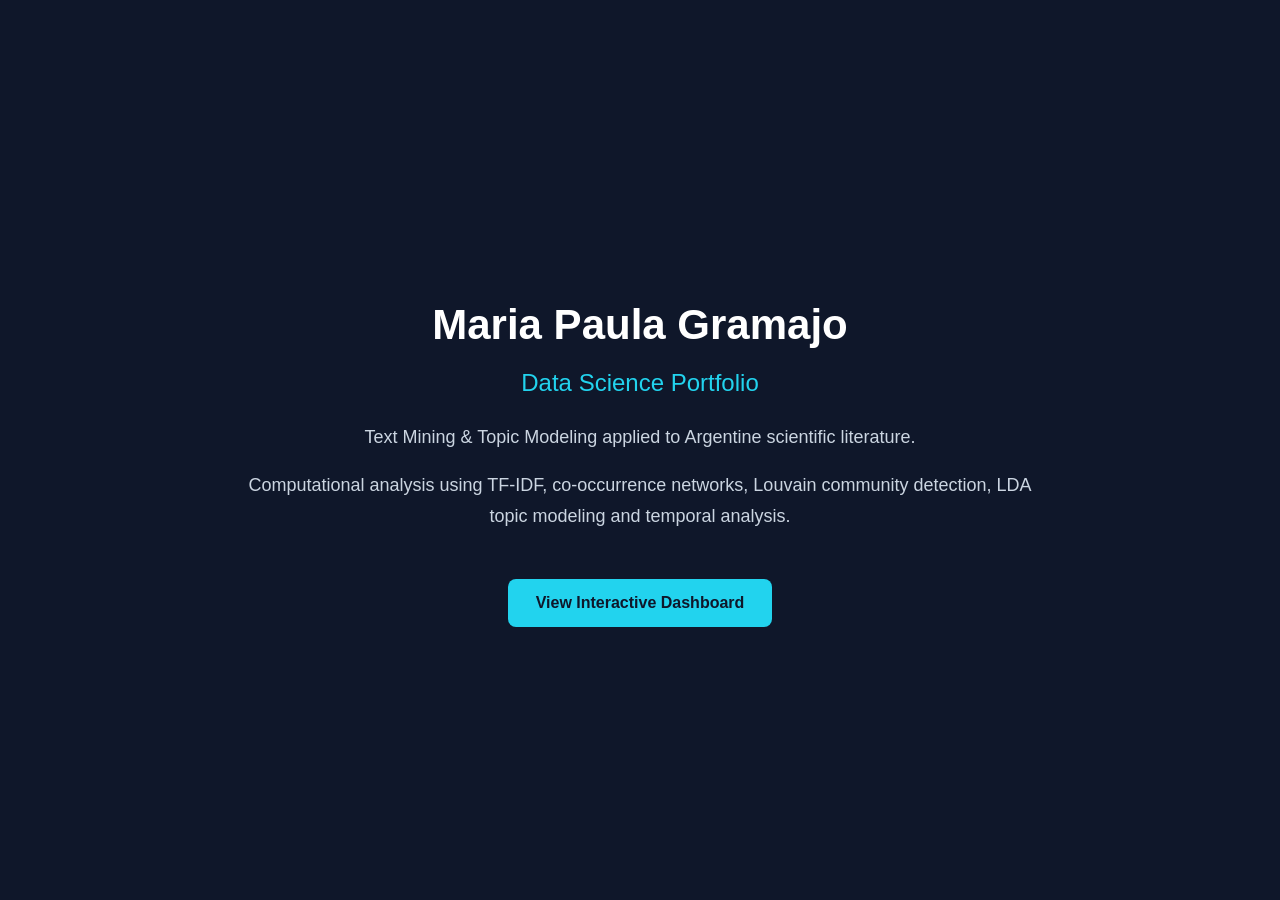
<file: index.html>
﻿<!DOCTYPE html>
<html lang="en">
<head>
  <meta charset="UTF-8">
  <meta name="viewport" content="width=device-width, initial-scale=1.0">
  <title>Maria Paula Gramajo | Data Science Portfolio</title>
  <style>
    body {
      margin: 0;
      min-height: 100vh;
      display: flex;
      align-items: center;
      justify-content: center;
      font-family: Arial, sans-serif;
      background: #0f172a;
      color: white;
      text-align: center;
    }

    .container {
      max-width: 800px;
      padding: 60px 30px;
    }

    h1 {
      font-size: 42px;
      margin-bottom: 15px;
    }

    h2 {
      font-weight: normal;
      color: #22d3ee;
      margin-bottom: 25px;
    }

    p {
      font-size: 18px;
      line-height: 1.7;
      color: #cbd5e1;
    }

    a {
      display: inline-block;
      margin-top: 30px;
      padding: 15px 28px;
      background: #22d3ee;
      color: #0f172a;
      text-decoration: none;
      border-radius: 8px;
      font-weight: bold;
    }

    a:hover {
      opacity: 0.85;
    }
  </style>
</head>

<body>

  <div class="container">

    <h1>Maria Paula Gramajo</h1>

    <h2>Data Science Portfolio</h2>

    <p>
      Text Mining & Topic Modeling applied to Argentine scientific literature.
    </p>

    <p>
      Computational analysis using TF-IDF, co-occurrence networks,
      Louvain community detection, LDA topic modeling and temporal analysis.
    </p>

    <a href="01-text-mining-topic-modeling/dashboard/dashboard.html">
      View Interactive Dashboard
    </a>

  </div>

</body>
</html>
</file>
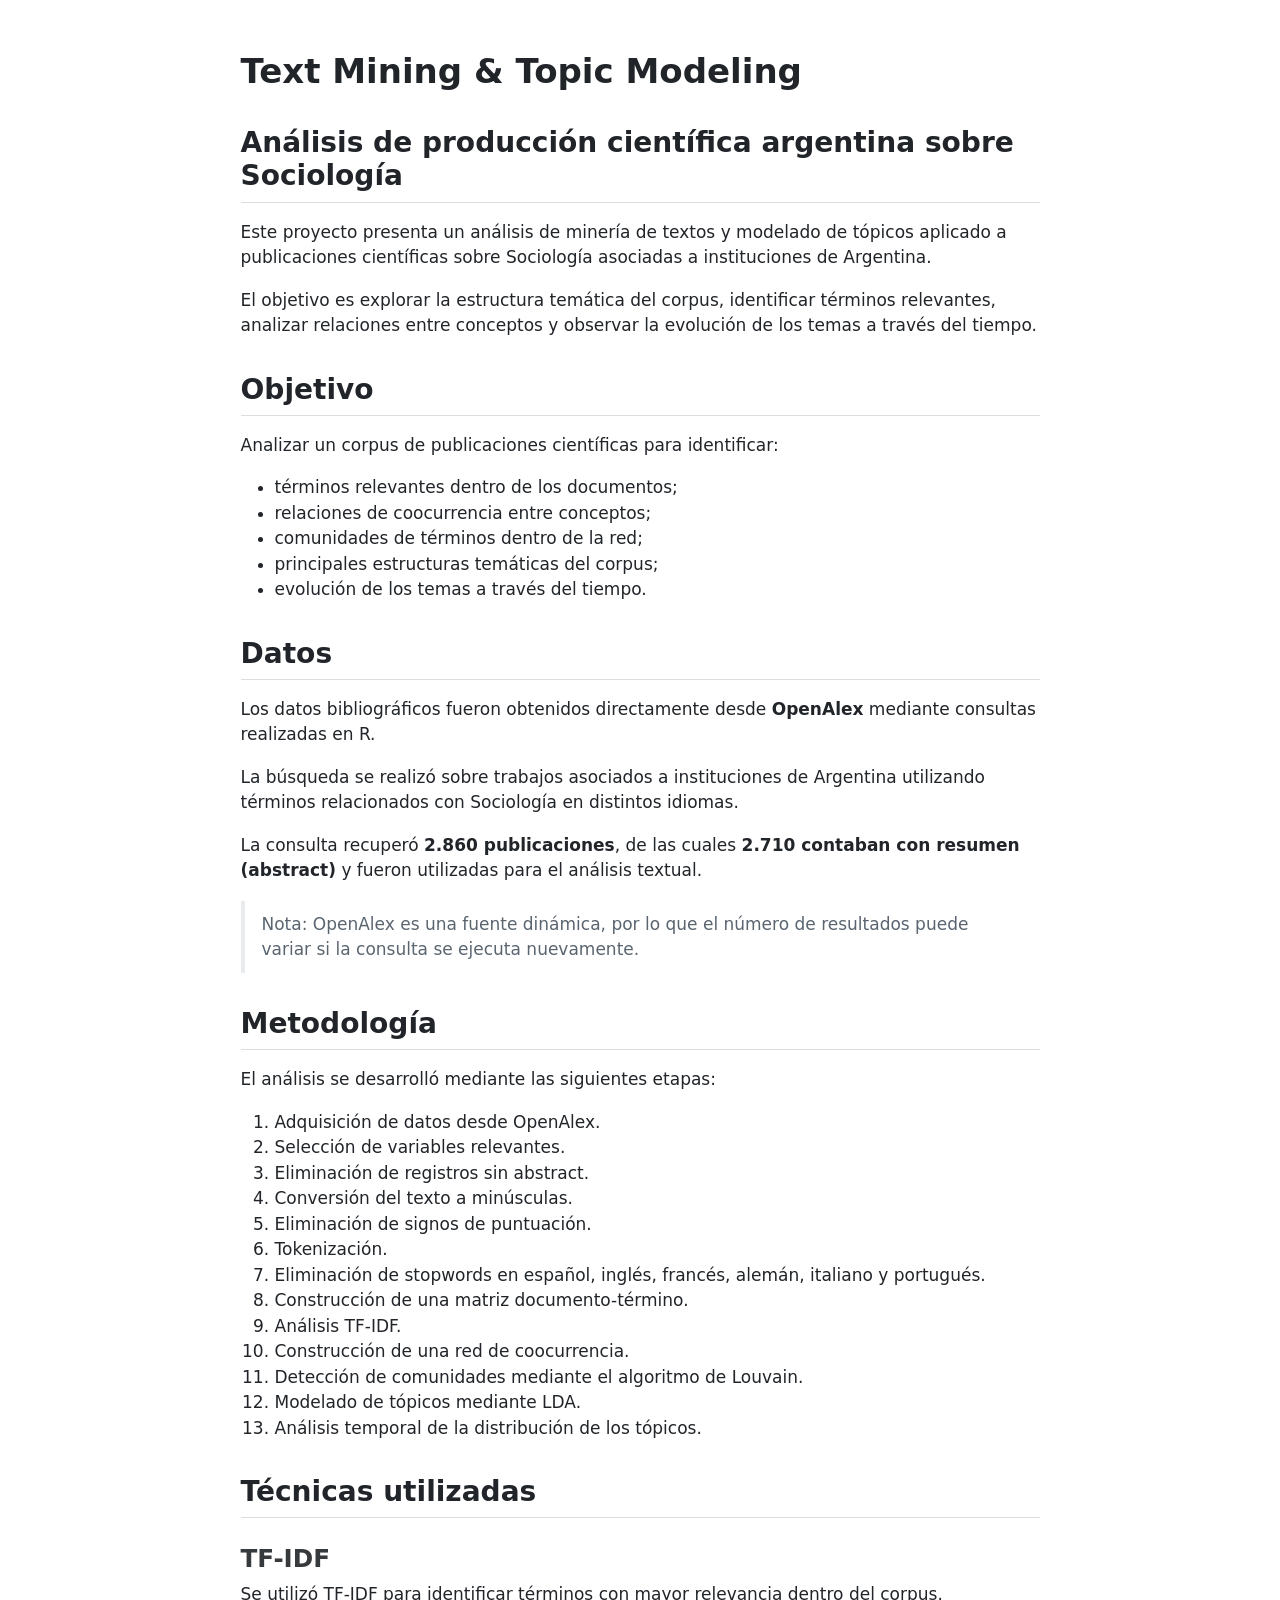
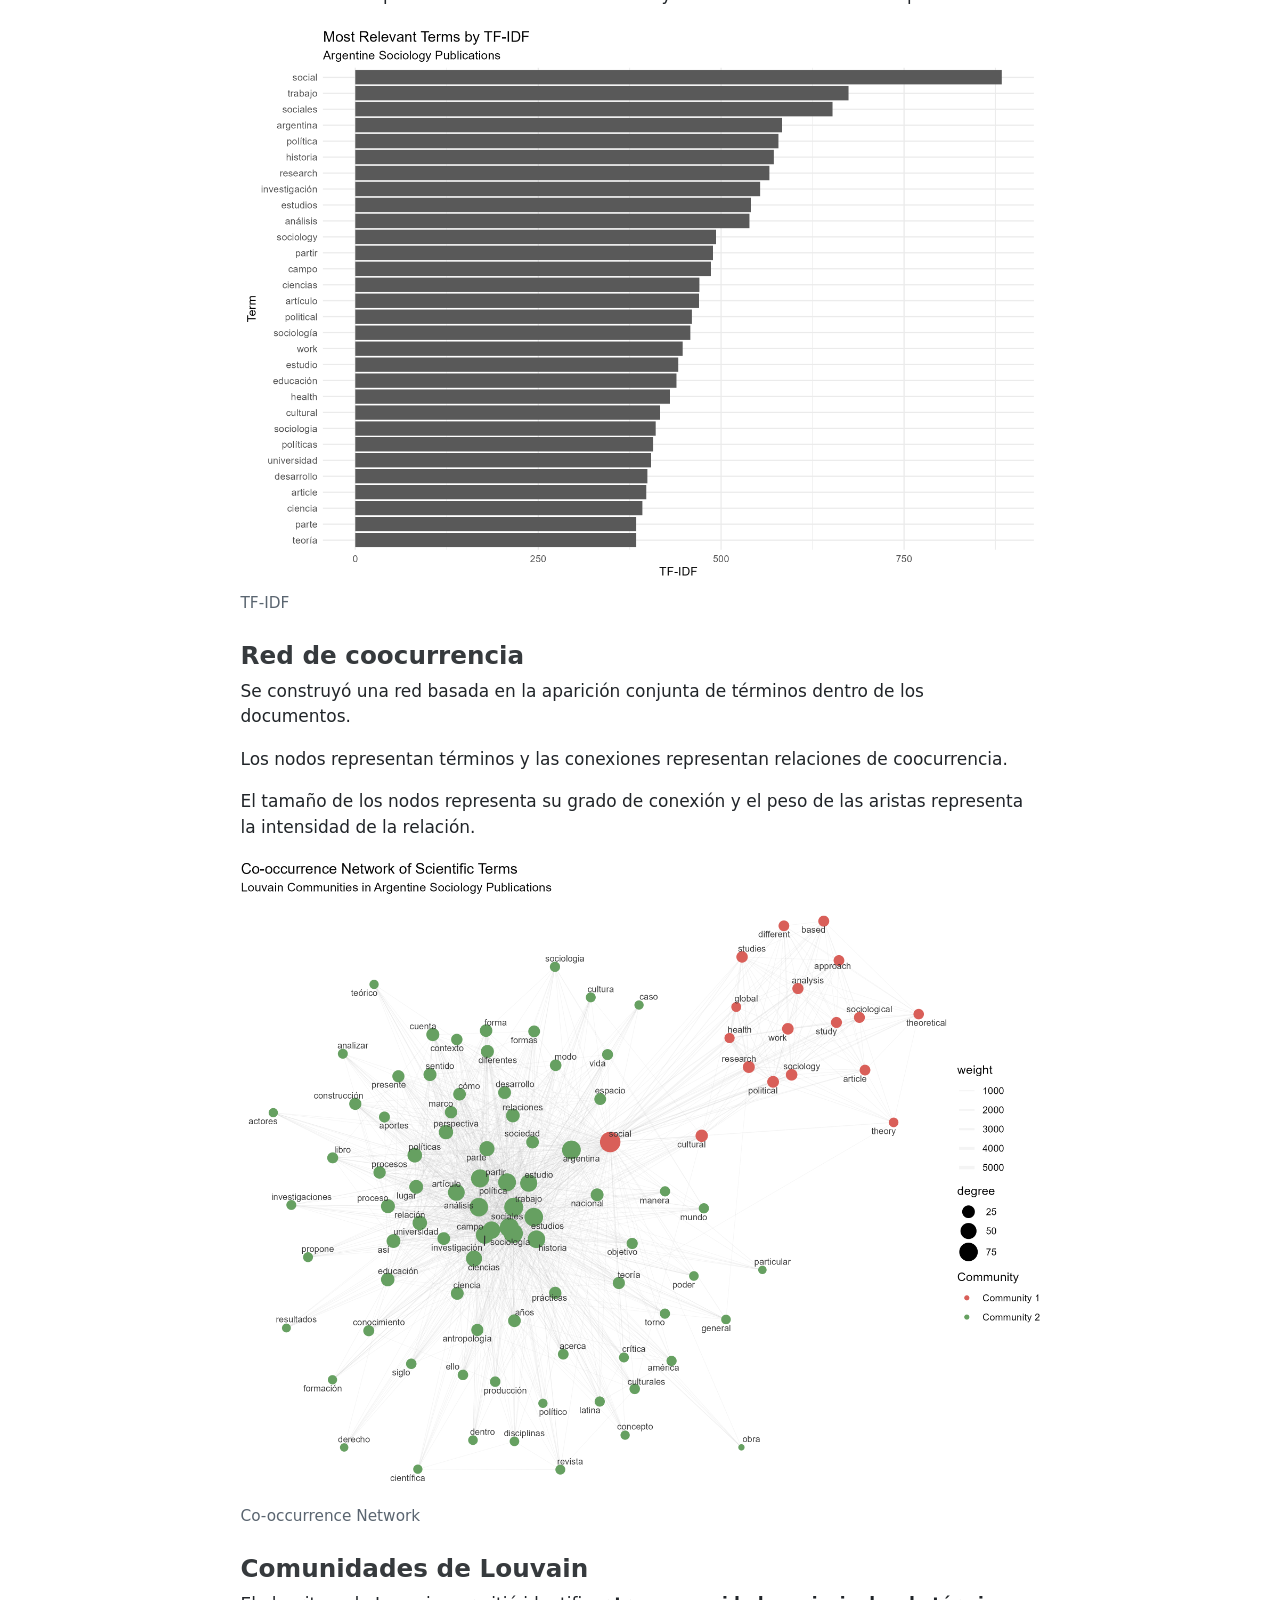
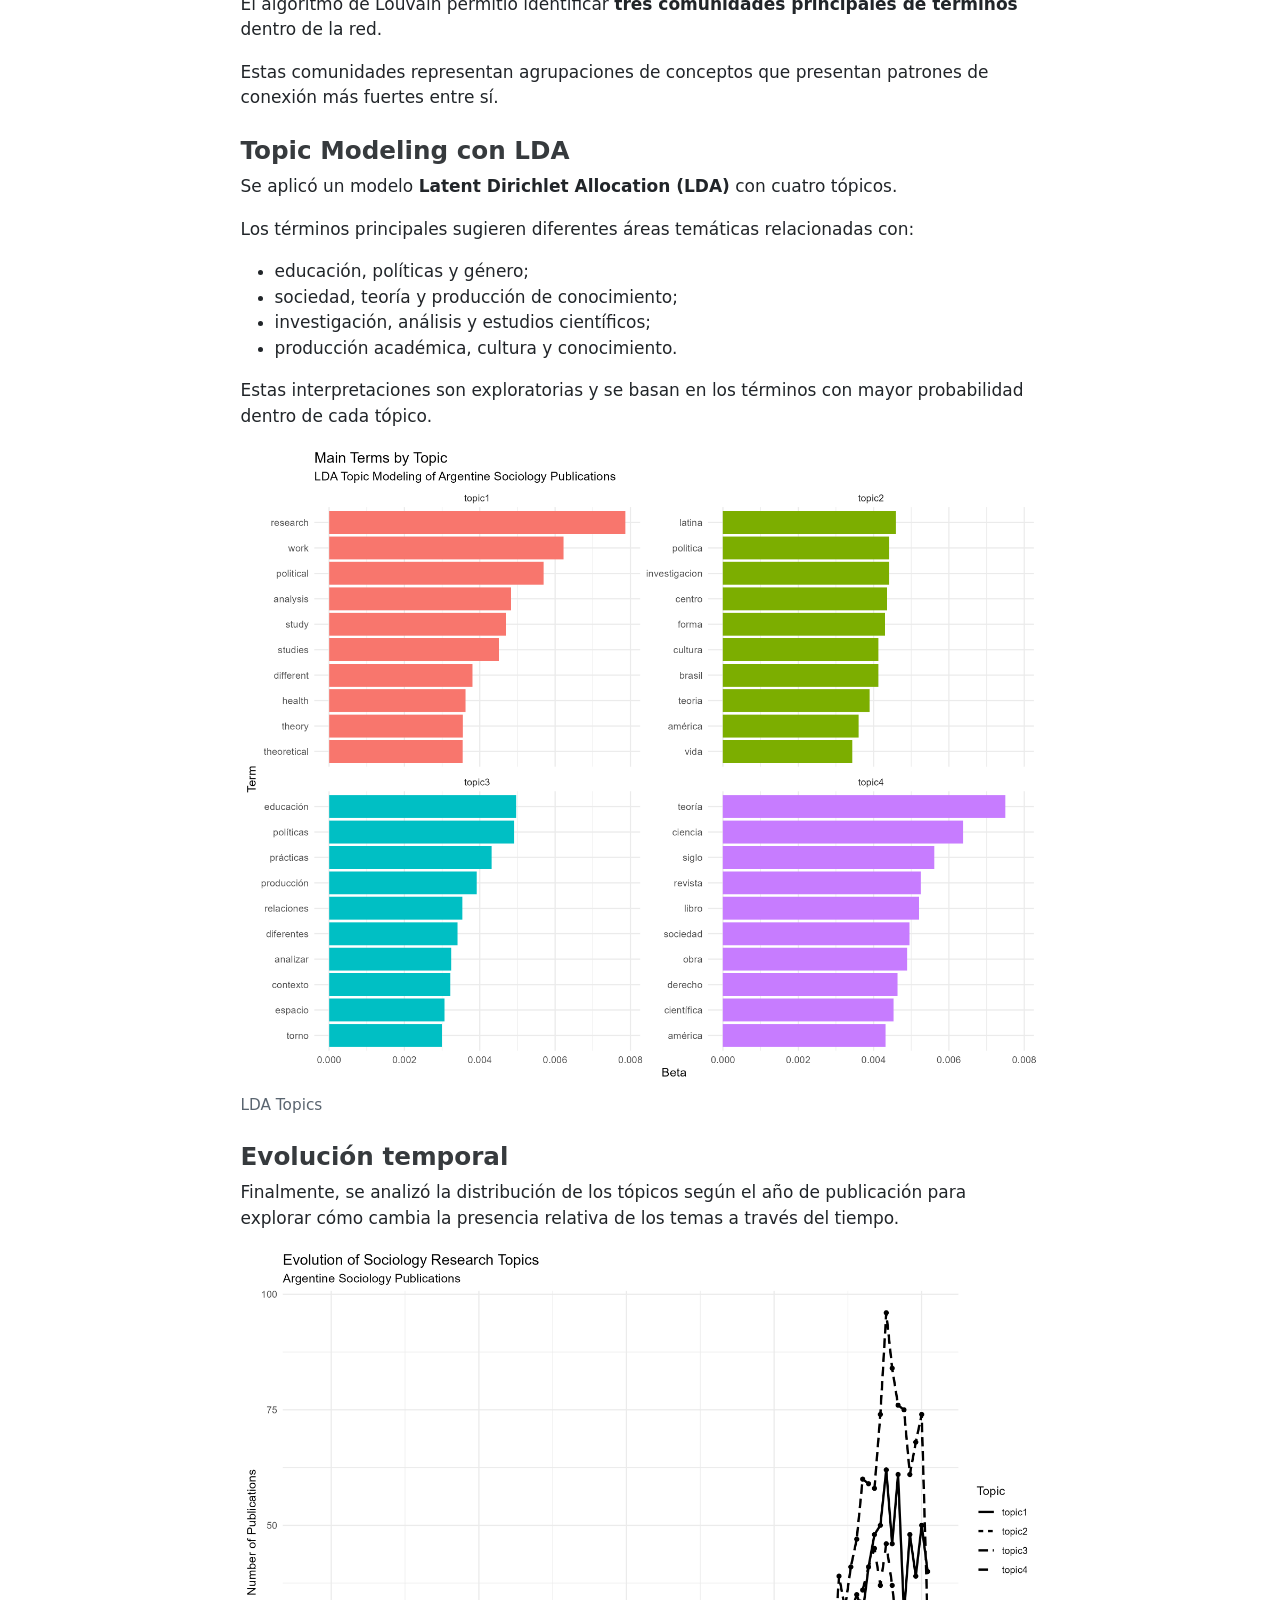
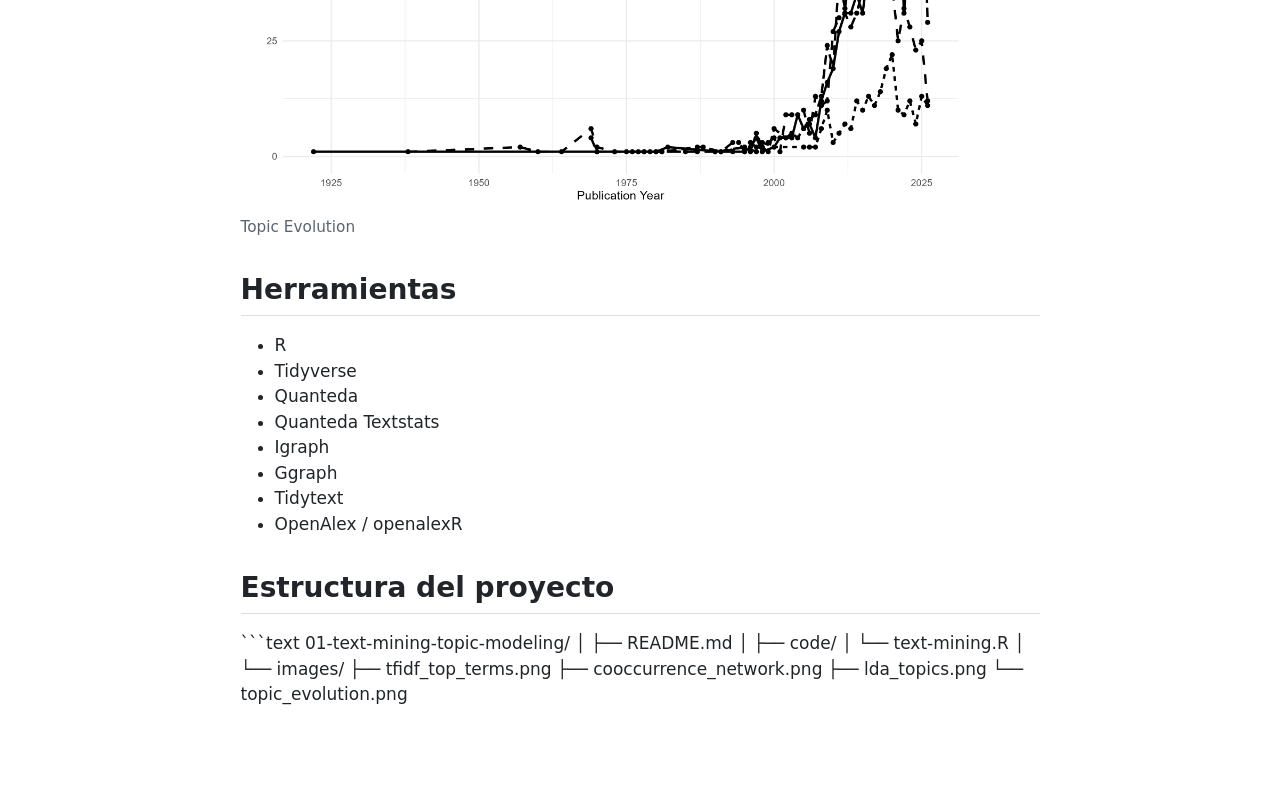
<file: 01-text-mining-topic-modeling/README.html>
<!DOCTYPE html>
<html xmlns="http://www.w3.org/1999/xhtml" lang="en" xml:lang="en"><head>

<meta charset="utf-8">
<meta name="generator" content="quarto-1.9.38">

<meta name="viewport" content="width=device-width, initial-scale=1.0, user-scalable=yes">


<title>readme</title>
<style>
/* Default styles provided by pandoc.
** See https://pandoc.org/MANUAL.html#variables-for-html for config info.
*/
code{white-space: pre-wrap;}
span.smallcaps{font-variant: small-caps;}
div.columns{display: flex; gap: min(4vw, 1.5em);}
div.column{flex: auto; overflow-x: auto;}
div.hanging-indent{margin-left: 1.5em; text-indent: -1.5em;}
ul.task-list{list-style: none;}
ul.task-list li input[type="checkbox"] {
  width: 0.8em;
  margin: 0 0.8em 0.2em -1em; /* quarto-specific, see https://github.com/quarto-dev/quarto-cli/issues/4556 */ 
  vertical-align: middle;
}
</style>


<script src="README_files/libs/clipboard/clipboard.min.js"></script>
<script src="README_files/libs/quarto-html/quarto.js" type="module"></script>
<script src="README_files/libs/quarto-html/tabsets/tabsets.js" type="module"></script>
<script src="README_files/libs/quarto-html/popper.min.js"></script>
<script src="README_files/libs/quarto-html/tippy.umd.min.js"></script>
<script src="README_files/libs/quarto-html/anchor.min.js"></script>
<link href="README_files/libs/quarto-html/tippy.css" rel="stylesheet">
<link href="README_files/libs/quarto-html/quarto-syntax-highlighting-15634bcf2e68342d4ad2dfa704d543f6.css" rel="stylesheet" id="quarto-text-highlighting-styles">
<script src="README_files/libs/bootstrap/bootstrap.min.js"></script>
<link href="README_files/libs/bootstrap/bootstrap-icons.css" rel="stylesheet">
<link href="README_files/libs/bootstrap/bootstrap-efbb37e9afcc02144ebbc7afd12a776f.min.css" rel="stylesheet" append-hash="true" id="quarto-bootstrap" data-mode="light">


</head>

<body class="fullcontent quarto-light">

<div id="quarto-content" class="page-columns page-rows-contents page-layout-article">

<main class="content" id="quarto-document-content">




<section id="text-mining-topic-modeling" class="level1">
<h1>Text Mining &amp; Topic Modeling</h1>
<section id="análisis-de-producción-científica-argentina-sobre-sociología" class="level2">
<h2 class="anchored" data-anchor-id="análisis-de-producción-científica-argentina-sobre-sociología">Análisis de producción científica argentina sobre Sociología</h2>
<p>Este proyecto presenta un análisis de minería de textos y modelado de tópicos aplicado a publicaciones científicas sobre Sociología asociadas a instituciones de Argentina.</p>
<p>El objetivo es explorar la estructura temática del corpus, identificar términos relevantes, analizar relaciones entre conceptos y observar la evolución de los temas a través del tiempo.</p>
</section>
<section id="objetivo" class="level2">
<h2 class="anchored" data-anchor-id="objetivo">Objetivo</h2>
<p>Analizar un corpus de publicaciones científicas para identificar:</p>
<ul>
<li>términos relevantes dentro de los documentos;</li>
<li>relaciones de coocurrencia entre conceptos;</li>
<li>comunidades de términos dentro de la red;</li>
<li>principales estructuras temáticas del corpus;</li>
<li>evolución de los temas a través del tiempo.</li>
</ul>
</section>
<section id="datos" class="level2">
<h2 class="anchored" data-anchor-id="datos">Datos</h2>
<p>Los datos bibliográficos fueron obtenidos directamente desde <strong>OpenAlex</strong> mediante consultas realizadas en R.</p>
<p>La búsqueda se realizó sobre trabajos asociados a instituciones de Argentina utilizando términos relacionados con Sociología en distintos idiomas.</p>
<p>La consulta recuperó <strong>2.860 publicaciones</strong>, de las cuales <strong>2.710 contaban con resumen (abstract)</strong> y fueron utilizadas para el análisis textual.</p>
<blockquote class="blockquote">
<p>Nota: OpenAlex es una fuente dinámica, por lo que el número de resultados puede variar si la consulta se ejecuta nuevamente.</p>
</blockquote>
</section>
<section id="metodología" class="level2">
<h2 class="anchored" data-anchor-id="metodología">Metodología</h2>
<p>El análisis se desarrolló mediante las siguientes etapas:</p>
<ol type="1">
<li>Adquisición de datos desde OpenAlex.</li>
<li>Selección de variables relevantes.</li>
<li>Eliminación de registros sin abstract.</li>
<li>Conversión del texto a minúsculas.</li>
<li>Eliminación de signos de puntuación.</li>
<li>Tokenización.</li>
<li>Eliminación de stopwords en español, inglés, francés, alemán, italiano y portugués.</li>
<li>Construcción de una matriz documento-término.</li>
<li>Análisis TF-IDF.</li>
<li>Construcción de una red de coocurrencia.</li>
<li>Detección de comunidades mediante el algoritmo de Louvain.</li>
<li>Modelado de tópicos mediante LDA.</li>
<li>Análisis temporal de la distribución de los tópicos.</li>
</ol>
</section>
<section id="técnicas-utilizadas" class="level2">
<h2 class="anchored" data-anchor-id="técnicas-utilizadas">Técnicas utilizadas</h2>
<section id="tf-idf" class="level3">
<h3 class="anchored" data-anchor-id="tf-idf">TF-IDF</h3>
<p>Se utilizó TF-IDF para identificar términos con mayor relevancia dentro del corpus.</p>
<div class="quarto-figure quarto-figure-center">
<figure class="figure">
<p><img src="images/tfidf_top_terms.png" class="img-fluid figure-img"></p>
<figcaption>TF-IDF</figcaption>
</figure>
</div>
</section>
<section id="red-de-coocurrencia" class="level3">
<h3 class="anchored" data-anchor-id="red-de-coocurrencia">Red de coocurrencia</h3>
<p>Se construyó una red basada en la aparición conjunta de términos dentro de los documentos.</p>
<p>Los nodos representan términos y las conexiones representan relaciones de coocurrencia.</p>
<p>El tamaño de los nodos representa su grado de conexión y el peso de las aristas representa la intensidad de la relación.</p>
<div class="quarto-figure quarto-figure-center">
<figure class="figure">
<p><img src="images/cooccurrence_network.png" class="img-fluid figure-img"></p>
<figcaption>Co-occurrence Network</figcaption>
</figure>
</div>
</section>
<section id="comunidades-de-louvain" class="level3">
<h3 class="anchored" data-anchor-id="comunidades-de-louvain">Comunidades de Louvain</h3>
<p>El algoritmo de Louvain permitió identificar <strong>tres comunidades principales de términos</strong> dentro de la red.</p>
<p>Estas comunidades representan agrupaciones de conceptos que presentan patrones de conexión más fuertes entre sí.</p>
</section>
<section id="topic-modeling-con-lda" class="level3">
<h3 class="anchored" data-anchor-id="topic-modeling-con-lda">Topic Modeling con LDA</h3>
<p>Se aplicó un modelo <strong>Latent Dirichlet Allocation (LDA)</strong> con cuatro tópicos.</p>
<p>Los términos principales sugieren diferentes áreas temáticas relacionadas con:</p>
<ul>
<li>educación, políticas y género;</li>
<li>sociedad, teoría y producción de conocimiento;</li>
<li>investigación, análisis y estudios científicos;</li>
<li>producción académica, cultura y conocimiento.</li>
</ul>
<p>Estas interpretaciones son exploratorias y se basan en los términos con mayor probabilidad dentro de cada tópico.</p>
<div class="quarto-figure quarto-figure-center">
<figure class="figure">
<p><img src="images/lda_topics.png" class="img-fluid figure-img"></p>
<figcaption>LDA Topics</figcaption>
</figure>
</div>
</section>
<section id="evolución-temporal" class="level3">
<h3 class="anchored" data-anchor-id="evolución-temporal">Evolución temporal</h3>
<p>Finalmente, se analizó la distribución de los tópicos según el año de publicación para explorar cómo cambia la presencia relativa de los temas a través del tiempo.</p>
<div class="quarto-figure quarto-figure-center">
<figure class="figure">
<p><img src="images/topic_evolution.png" class="img-fluid figure-img"></p>
<figcaption>Topic Evolution</figcaption>
</figure>
</div>
</section>
</section>
<section id="herramientas" class="level2">
<h2 class="anchored" data-anchor-id="herramientas">Herramientas</h2>
<ul>
<li>R</li>
<li>Tidyverse</li>
<li>Quanteda</li>
<li>Quanteda Textstats</li>
<li>Igraph</li>
<li>Ggraph</li>
<li>Tidytext</li>
<li>OpenAlex / openalexR</li>
</ul>
</section>
<section id="estructura-del-proyecto" class="level2">
<h2 class="anchored" data-anchor-id="estructura-del-proyecto">Estructura del proyecto</h2>
<p>```text 01-text-mining-topic-modeling/ │ ├── README.md │ ├── code/ │ └── text-mining.R │ └── images/ ├── tfidf_top_terms.png ├── cooccurrence_network.png ├── lda_topics.png └── topic_evolution.png</p>
</section>
</section>

</main>
<!-- /main column -->
<script id="quarto-html-after-body" type="application/javascript">
  window.document.addEventListener("DOMContentLoaded", function (event) {
    const icon = "";
    const anchorJS = new window.AnchorJS();
    anchorJS.options = {
      placement: 'right',
      icon: icon
    };
    anchorJS.add('.anchored');
    const isCodeAnnotation = (el) => {
      for (const clz of el.classList) {
        if (clz.startsWith('code-annotation-')) {                     
          return true;
        }
      }
      return false;
    }
    const onCopySuccess = function(e) {
      // button target
      const button = e.trigger;
      // don't keep focus
      button.blur();
      // flash "checked"
      button.classList.add('code-copy-button-checked');
      var currentTitle = button.getAttribute("title");
      button.setAttribute("title", "Copied!");
      let tooltip;
      if (window.bootstrap) {
        button.setAttribute("data-bs-toggle", "tooltip");
        button.setAttribute("data-bs-placement", "left");
        button.setAttribute("data-bs-title", "Copied!");
        tooltip = new bootstrap.Tooltip(button, 
          { trigger: "manual", 
            customClass: "code-copy-button-tooltip",
            offset: [0, -8]});
        tooltip.show();    
      }
      setTimeout(function() {
        if (tooltip) {
          tooltip.hide();
          button.removeAttribute("data-bs-title");
          button.removeAttribute("data-bs-toggle");
          button.removeAttribute("data-bs-placement");
        }
        button.setAttribute("title", currentTitle);
        button.classList.remove('code-copy-button-checked');
      }, 1000);
      // clear code selection
      e.clearSelection();
    }
    const getTextToCopy = function(trigger) {
      const outerScaffold = trigger.parentElement.cloneNode(true);
      const codeEl = outerScaffold.querySelector('code');
      for (const childEl of codeEl.children) {
        if (isCodeAnnotation(childEl)) {
          childEl.remove();
        }
      }
      return codeEl.innerText;
    }
    const clipboard = new window.ClipboardJS('.code-copy-button:not([data-in-quarto-modal])', {
      text: getTextToCopy
    });
    clipboard.on('success', onCopySuccess);
    if (window.document.getElementById('quarto-embedded-source-code-modal')) {
      const clipboardModal = new window.ClipboardJS('.code-copy-button[data-in-quarto-modal]', {
        text: getTextToCopy,
        container: window.document.getElementById('quarto-embedded-source-code-modal')
      });
      clipboardModal.on('success', onCopySuccess);
    }
      var localhostRegex = new RegExp(/^(?:http|https):\/\/localhost\:?[0-9]*\//);
      var mailtoRegex = new RegExp(/^mailto:/);
        var filterRegex = new RegExp('/' + window.location.host + '/');
      var isInternal = (href) => {
          return filterRegex.test(href) || localhostRegex.test(href) || mailtoRegex.test(href);
      }
      // Inspect non-navigation links and adorn them if external
     var links = window.document.querySelectorAll('a[href]:not(.nav-link):not(.navbar-brand):not(.toc-action):not(.sidebar-link):not(.sidebar-item-toggle):not(.pagination-link):not(.no-external):not([aria-hidden]):not(.dropdown-item):not(.quarto-navigation-tool):not(.about-link)');
      for (var i=0; i<links.length; i++) {
        const link = links[i];
        if (!isInternal(link.href)) {
          // undo the damage that might have been done by quarto-nav.js in the case of
          // links that we want to consider external
          if (link.dataset.originalHref !== undefined) {
            link.href = link.dataset.originalHref;
          }
        }
      }
    function tippyHover(el, contentFn, onTriggerFn, onUntriggerFn) {
      const config = {
        allowHTML: true,
        maxWidth: 500,
        delay: 100,
        arrow: false,
        appendTo: function(el) {
            return el.parentElement;
        },
        interactive: true,
        interactiveBorder: 10,
        theme: 'quarto',
        placement: 'bottom-start',
      };
      if (contentFn) {
        config.content = contentFn;
      }
      if (onTriggerFn) {
        config.onTrigger = onTriggerFn;
      }
      if (onUntriggerFn) {
        config.onUntrigger = onUntriggerFn;
      }
      window.tippy(el, config); 
    }
    const noterefs = window.document.querySelectorAll('a[role="doc-noteref"]');
    for (var i=0; i<noterefs.length; i++) {
      const ref = noterefs[i];
      tippyHover(ref, function() {
        // use id or data attribute instead here
        let href = ref.getAttribute('data-footnote-href') || ref.getAttribute('href');
        try { href = new URL(href).hash; } catch {}
        const id = href.replace(/^#\/?/, "");
        const note = window.document.getElementById(id);
        if (note) {
          return note.innerHTML;
        } else {
          return "";
        }
      });
    }
    const xrefs = window.document.querySelectorAll('a.quarto-xref');
    const processXRef = (id, note) => {
      // Strip column container classes
      const stripColumnClz = (el) => {
        el.classList.remove("page-full", "page-columns");
        if (el.children) {
          for (const child of el.children) {
            stripColumnClz(child);
          }
        }
      }
      stripColumnClz(note)
      if (id === null || id.startsWith('sec-')) {
        // Special case sections, only their first couple elements
        const container = document.createElement("div");
        if (note.children && note.children.length > 2) {
          container.appendChild(note.children[0].cloneNode(true));
          for (let i = 1; i < note.children.length; i++) {
            const child = note.children[i];
            if (child.tagName === "P" && child.innerText === "") {
              continue;
            } else {
              container.appendChild(child.cloneNode(true));
              break;
            }
          }
          if (window.Quarto?.typesetMath) {
            window.Quarto.typesetMath(container);
          }
          return container.innerHTML
        } else {
          if (window.Quarto?.typesetMath) {
            window.Quarto.typesetMath(note);
          }
          return note.innerHTML;
        }
      } else {
        // Remove any anchor links if they are present
        const anchorLink = note.querySelector('a.anchorjs-link');
        if (anchorLink) {
          anchorLink.remove();
        }
        if (window.Quarto?.typesetMath) {
          window.Quarto.typesetMath(note);
        }
        if (note.classList.contains("callout")) {
          return note.outerHTML;
        } else {
          return note.innerHTML;
        }
      }
    }
    for (var i=0; i<xrefs.length; i++) {
      const xref = xrefs[i];
      tippyHover(xref, undefined, function(instance) {
        instance.disable();
        let url = xref.getAttribute('href');
        let hash = undefined; 
        if (url.startsWith('#')) {
          hash = url;
        } else {
          try { hash = new URL(url).hash; } catch {}
        }
        if (hash) {
          const id = hash.replace(/^#\/?/, "");
          const note = window.document.getElementById(id);
          if (note !== null) {
            try {
              const html = processXRef(id, note.cloneNode(true));
              instance.setContent(html);
            } finally {
              instance.enable();
              instance.show();
            }
          } else {
            // See if we can fetch this
            fetch(url.split('#')[0])
            .then(res => res.text())
            .then(html => {
              const parser = new DOMParser();
              const htmlDoc = parser.parseFromString(html, "text/html");
              const note = htmlDoc.getElementById(id);
              if (note !== null) {
                const html = processXRef(id, note);
                instance.setContent(html);
              } 
            }).finally(() => {
              instance.enable();
              instance.show();
            });
          }
        } else {
          // See if we can fetch a full url (with no hash to target)
          // This is a special case and we should probably do some content thinning / targeting
          fetch(url)
          .then(res => res.text())
          .then(html => {
            const parser = new DOMParser();
            const htmlDoc = parser.parseFromString(html, "text/html");
            const note = htmlDoc.querySelector('main.content');
            if (note !== null) {
              // This should only happen for chapter cross references
              // (since there is no id in the URL)
              // remove the first header
              if (note.children.length > 0 && note.children[0].tagName === "HEADER") {
                note.children[0].remove();
              }
              const html = processXRef(null, note);
              instance.setContent(html);
            } 
          }).finally(() => {
            instance.enable();
            instance.show();
          });
        }
      }, function(instance) {
      });
    }
        let selectedAnnoteEl;
        const selectorForAnnotation = ( cell, annotation) => {
          let cellAttr = 'data-code-cell="' + cell + '"';
          let lineAttr = 'data-code-annotation="' +  annotation + '"';
          const selector = 'span[' + cellAttr + '][' + lineAttr + ']';
          return selector;
        }
        const selectCodeLines = (annoteEl) => {
          const doc = window.document;
          const targetCell = annoteEl.getAttribute("data-target-cell");
          const targetAnnotation = annoteEl.getAttribute("data-target-annotation");
          const annoteSpan = window.document.querySelector(selectorForAnnotation(targetCell, targetAnnotation));
          const lines = annoteSpan.getAttribute("data-code-lines").split(",");
          const lineIds = lines.map((line) => {
            return targetCell + "-" + line;
          })
          let top = null;
          let height = null;
          let parent = null;
          if (lineIds.length > 0) {
              //compute the position of the single el (top and bottom and make a div)
              const el = window.document.getElementById(lineIds[0]);
              top = el.offsetTop;
              height = el.offsetHeight;
              parent = el.parentElement.parentElement;
            if (lineIds.length > 1) {
              const lastEl = window.document.getElementById(lineIds[lineIds.length - 1]);
              const bottom = lastEl.offsetTop + lastEl.offsetHeight;
              height = bottom - top;
            }
            if (top !== null && height !== null && parent !== null) {
              // cook up a div (if necessary) and position it 
              let div = window.document.getElementById("code-annotation-line-highlight");
              if (div === null) {
                div = window.document.createElement("div");
                div.setAttribute("id", "code-annotation-line-highlight");
                div.style.position = 'absolute';
                parent.appendChild(div);
              }
              div.style.top = top - 2 + "px";
              div.style.height = height + 4 + "px";
              div.style.left = 0;
              let gutterDiv = window.document.getElementById("code-annotation-line-highlight-gutter");
              if (gutterDiv === null) {
                gutterDiv = window.document.createElement("div");
                gutterDiv.setAttribute("id", "code-annotation-line-highlight-gutter");
                gutterDiv.style.position = 'absolute';
                const codeCell = window.document.getElementById(targetCell);
                const gutter = codeCell.querySelector('.code-annotation-gutter');
                gutter.appendChild(gutterDiv);
              }
              gutterDiv.style.top = top - 2 + "px";
              gutterDiv.style.height = height + 4 + "px";
            }
            selectedAnnoteEl = annoteEl;
          }
        };
        const unselectCodeLines = () => {
          const elementsIds = ["code-annotation-line-highlight", "code-annotation-line-highlight-gutter"];
          elementsIds.forEach((elId) => {
            const div = window.document.getElementById(elId);
            if (div) {
              div.remove();
            }
          });
          selectedAnnoteEl = undefined;
        };
          // Handle positioning of the toggle
      window.addEventListener(
        "resize",
        throttle(() => {
          elRect = undefined;
          if (selectedAnnoteEl) {
            selectCodeLines(selectedAnnoteEl);
          }
        }, 10)
      );
      function throttle(fn, ms) {
      let throttle = false;
      let timer;
        return (...args) => {
          if(!throttle) { // first call gets through
              fn.apply(this, args);
              throttle = true;
          } else { // all the others get throttled
              if(timer) clearTimeout(timer); // cancel #2
              timer = setTimeout(() => {
                fn.apply(this, args);
                timer = throttle = false;
              }, ms);
          }
        };
      }
        // Attach click handler to the DT
        const annoteDls = window.document.querySelectorAll('dt[data-target-cell]');
        for (const annoteDlNode of annoteDls) {
          annoteDlNode.addEventListener('click', (event) => {
            const clickedEl = event.target;
            if (clickedEl !== selectedAnnoteEl) {
              unselectCodeLines();
              const activeEl = window.document.querySelector('dt[data-target-cell].code-annotation-active');
              if (activeEl) {
                activeEl.classList.remove('code-annotation-active');
              }
              selectCodeLines(clickedEl);
              clickedEl.classList.add('code-annotation-active');
            } else {
              // Unselect the line
              unselectCodeLines();
              clickedEl.classList.remove('code-annotation-active');
            }
          });
        }
    const findCites = (el) => {
      const parentEl = el.parentElement;
      if (parentEl) {
        const cites = parentEl.dataset.cites;
        if (cites) {
          return {
            el,
            cites: cites.split(' ')
          };
        } else {
          return findCites(el.parentElement)
        }
      } else {
        return undefined;
      }
    };
    var bibliorefs = window.document.querySelectorAll('a[role="doc-biblioref"]');
    for (var i=0; i<bibliorefs.length; i++) {
      const ref = bibliorefs[i];
      const citeInfo = findCites(ref);
      if (citeInfo) {
        tippyHover(citeInfo.el, function() {
          var popup = window.document.createElement('div');
          citeInfo.cites.forEach(function(cite) {
            var citeDiv = window.document.createElement('div');
            citeDiv.classList.add('hanging-indent');
            citeDiv.classList.add('csl-entry');
            var biblioDiv = window.document.getElementById('ref-' + cite);
            if (biblioDiv) {
              citeDiv.innerHTML = biblioDiv.innerHTML;
            }
            popup.appendChild(citeDiv);
          });
          return popup.innerHTML;
        });
      }
    }
  });
  </script>
</div> <!-- /content -->




</body></html>
</file>
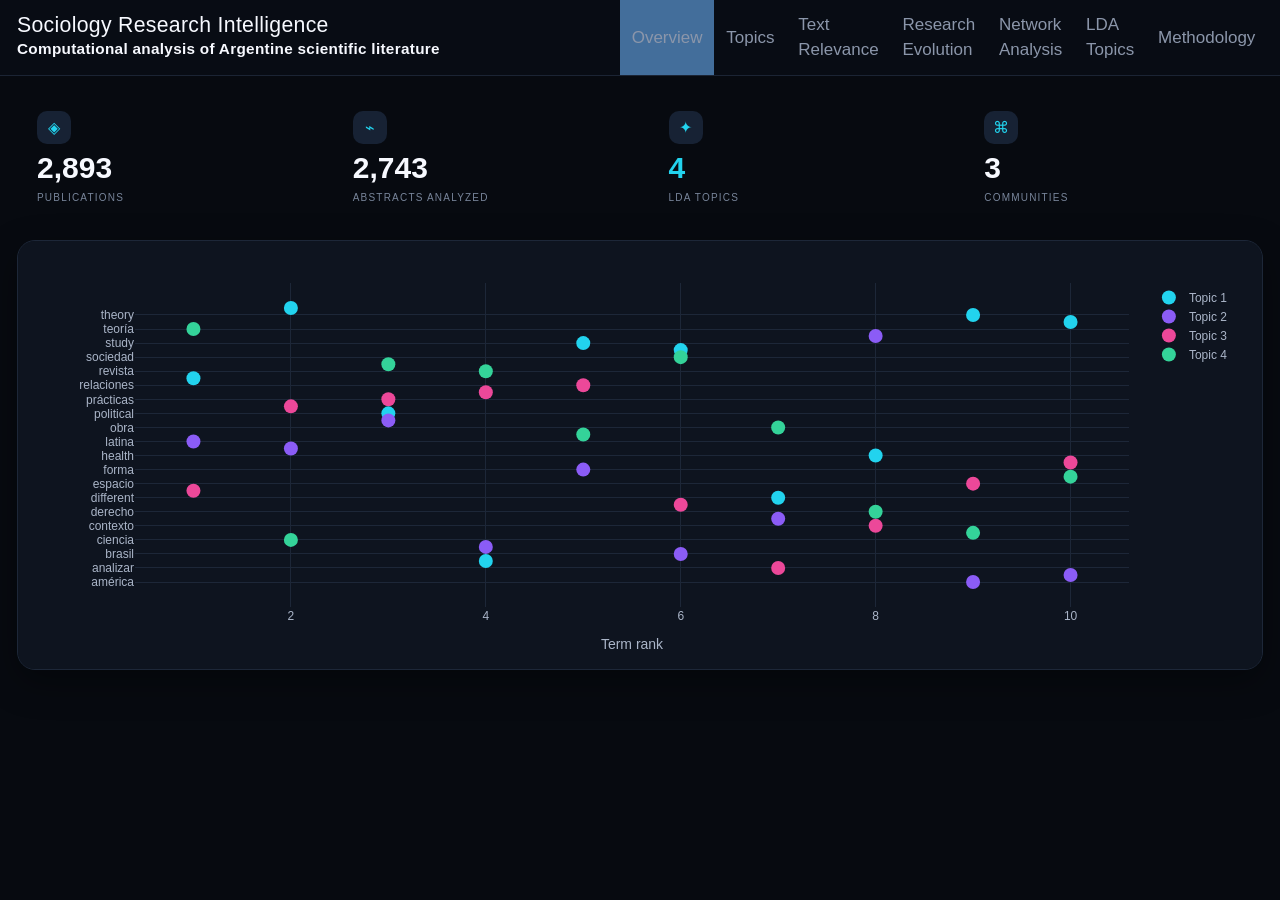
<file: 01-text-mining-topic-modeling/dashboard/dashboard.html>
<!DOCTYPE html>
<html xmlns="http://www.w3.org/1999/xhtml" lang="en" xml:lang="en"><head>

<meta charset="utf-8">
<meta name="generator" content="quarto-1.9.38">

<meta name="viewport" content="width=device-width, initial-scale=1.0, user-scalable=yes">


<title>Sociology Research Intelligence</title>
<style>
/* Default styles provided by pandoc.
** See https://pandoc.org/MANUAL.html#variables-for-html for config info.
*/
code{white-space: pre-wrap;}
span.smallcaps{font-variant: small-caps;}
div.columns{display: flex; gap: min(4vw, 1.5em);}
div.column{flex: auto; overflow-x: auto;}
div.hanging-indent{margin-left: 1.5em; text-indent: -1.5em;}
ul.task-list{list-style: none;}
ul.task-list li input[type="checkbox"] {
  width: 0.8em;
  margin: 0 0.8em 0.2em -1em; /* quarto-specific, see https://github.com/quarto-dev/quarto-cli/issues/4556 */ 
  vertical-align: middle;
}
</style>


<script src="dashboard_files/libs/clipboard/clipboard.min.js"></script>
<script src="dashboard_files/libs/quarto-html/quarto.js" type="module"></script>
<script src="dashboard_files/libs/quarto-html/tabsets/tabsets.js" type="module"></script>
<script src="dashboard_files/libs/quarto-html/popper.min.js"></script>
<script src="dashboard_files/libs/quarto-html/tippy.umd.min.js"></script>
<script src="dashboard_files/libs/quarto-html/anchor.min.js"></script>
<link href="dashboard_files/libs/quarto-html/tippy.css" rel="stylesheet">
<link href="dashboard_files/libs/quarto-html/quarto-syntax-highlighting-15634bcf2e68342d4ad2dfa704d543f6.css" rel="stylesheet" class="quarto-color-scheme" id="quarto-text-highlighting-styles">
<link href="dashboard_files/libs/quarto-html/quarto-syntax-highlighting-dark-0a6b7249c26820e032cb0bd839ff02b1.css" rel="stylesheet" class="quarto-color-scheme quarto-color-alternate" id="quarto-text-highlighting-styles">
<link href="dashboard_files/libs/quarto-html/quarto-syntax-highlighting-15634bcf2e68342d4ad2dfa704d543f6.css" rel="stylesheet" class="quarto-color-scheme-extra" id="quarto-text-highlighting-styles">
<script src="dashboard_files/libs/bootstrap/bootstrap.min.js"></script>
<link href="dashboard_files/libs/bootstrap/bootstrap-icons.css" rel="stylesheet">
<link href="dashboard_files/libs/bootstrap/bootstrap-1a7f990651f02a572a2788f67260749d.min.css" rel="stylesheet" append-hash="true" class="quarto-color-scheme" id="quarto-bootstrap" data-mode="dark">
<link href="dashboard_files/libs/bootstrap/bootstrap-dark-1a7f990651f02a572a2788f67260749d.min.css" rel="stylesheet" append-hash="true" class="quarto-color-scheme quarto-color-alternate" id="quarto-bootstrap" data-mode="dark">
<link href="dashboard_files/libs/bootstrap/bootstrap-1a7f990651f02a572a2788f67260749d.min.css" rel="stylesheet" append-hash="true" class="quarto-color-scheme-extra" id="quarto-bootstrap" data-mode="dark">
<script src="dashboard_files/libs/quarto-dashboard/quarto-dashboard.js"></script>
<script src="dashboard_files/libs/quarto-dashboard/stickythead.js"></script>



<script src="dashboard_files/libs/quarto-dashboard/web-components.js" type="module"></script>
<script src="dashboard_files/libs/quarto-dashboard/components.js"></script>

<link href="dashboard_files/libs/htmltools-fill-0.5.9/fill.css" rel="stylesheet">

<script src="dashboard_files/libs/htmlwidgets-1.6.4/htmlwidgets.js"></script>

<script src="dashboard_files/libs/plotly-binding-4.12.1/plotly.js"></script>

<script src="dashboard_files/libs/typedarray-0.1/typedarray.min.js"></script>

<script src="dashboard_files/libs/jquery-3.5.1/jquery.min.js"></script>

<link href="dashboard_files/libs/crosstalk-1.2.2/css/crosstalk.min.css" rel="stylesheet">

<script src="dashboard_files/libs/crosstalk-1.2.2/js/crosstalk.min.js"></script>

<link href="dashboard_files/libs/plotly-htmlwidgets-css-2.25.2/plotly-htmlwidgets.css" rel="stylesheet">

<script src="dashboard_files/libs/plotly-main-2.25.2/plotly-latest.min.js"></script>

<link href="dashboard_files/libs/vis-9.1.0/vis-network.min.css" rel="stylesheet">

<script src="dashboard_files/libs/vis-9.1.0/vis-network.min.js"></script>

<script src="dashboard_files/libs/visNetwork-binding-2.1.4/visNetwork.js"></script>



</head>

<body class="quarto-dashboard fullcontent quarto-light">

<header id="quarto-dashboard-header">
<nav class="navbar navbar-expand-md slim" data-bs-theme="dark">
  <div class="navbar-container container-fluid">
    <button class="navbar-toggler" type="button" data-bs-toggle="collapse" data-bs-target="#dashboard-collapse" aria-controls="dashboard-collapse" aria-expanded="false" aria-label="Toggle navigation">
      <span class="navbar-toggler-icon"></span>
    </button>    


    <div class="navbar-brand-container">


      <div class="navbar-title">
        <div class="navbar-title-text"><a href="#">Sociology Research Intelligence</a></div>
        <div class="navbar-subtitle">Computational analysis of Argentine scientific literature</div>
        
      </div>
    </div>
<div id="dashboard-collapse" class="navbar-collapse collapse"><ul class="navbar-nav navbar-nav-scroll me-auto" role="tablist"><li class="nav-item" role="presentation"><a id="tab-overview" class="nav-link active" data-bs-toggle="tab" role="tab" data-bs-target="#overview" data-scrolling="true" href="#overview" aria-controls="overview" aria-selected="true"><span class="nav-link-text">Overview</span></a></li><li class="nav-item" role="presentation"><a id="tab-topics-1" class="nav-link" data-bs-toggle="tab" role="tab" data-bs-target="#topics-1" data-scrolling="true" href="#topics-1" aria-controls="topics-1" aria-selected="false"><span class="nav-link-text">Topics</span></a></li><li class="nav-item" role="presentation"><a id="tab-text-relevance" class="nav-link" data-bs-toggle="tab" role="tab" data-bs-target="#text-relevance" data-scrolling="true" href="#text-relevance" aria-controls="text-relevance" aria-selected="false"><span class="nav-link-text">Text Relevance</span></a></li><li class="nav-item" role="presentation"><a id="tab-research-evolution" class="nav-link" data-bs-toggle="tab" role="tab" data-bs-target="#research-evolution" data-scrolling="true" href="#research-evolution" aria-controls="research-evolution" aria-selected="false"><span class="nav-link-text">Research Evolution</span></a></li><li class="nav-item" role="presentation"><a id="tab-network-analysis" class="nav-link" data-bs-toggle="tab" role="tab" data-bs-target="#network-analysis" data-scrolling="true" href="#network-analysis" aria-controls="network-analysis" aria-selected="false"><span class="nav-link-text">Network Analysis</span></a></li><li class="nav-item" role="presentation"><a id="tab-lda-topics" class="nav-link" data-bs-toggle="tab" role="tab" data-bs-target="#lda-topics" data-scrolling="true" href="#lda-topics" aria-controls="lda-topics" aria-selected="false"><span class="nav-link-text">LDA Topics</span></a></li><li class="nav-item" role="presentation"><a id="tab-methodology" class="nav-link" data-bs-toggle="tab" role="tab" data-bs-target="#methodology" data-scrolling="true" href="#methodology" aria-controls="methodology" aria-selected="false"><span class="nav-link-text">Methodology</span></a></li></ul></div></div>
</nav>
</header>
<div class="page-layout-custom quarto-dashboard-content bslib-gap-spacing html-fill-container dashboard-scrolling quarto-dashboard-pages">  

<style class="bslib-grid-item html-fill-item">

/* ============================================================
   GLOBAL
============================================================ */

body {
  background: #070A10 !important;
  color: #E8EDF7 !important;
  font-family: Inter, Arial, sans-serif !important;
}

.dashboard-page {
  background: #070A10 !important;
}

.navbar {
  background: #080C14 !important;
  border-bottom: 1px solid #1B2434 !important;
}

.navbar-title {
  color: #F7F9FF !important;
  font-weight: 800 !important;
  letter-spacing: .3px;
}

.nav-link {
  color: #8B96AA !important;
  font-weight: 500 !important;
}

.nav-link:hover {
  color: #22D3EE !important;
}

/* ============================================================
   CARDS
============================================================ */

.card {
  background: #0E141F !important;
  border: 1px solid #1D2738 !important;
  border-radius: 18px !important;
  box-shadow: 0 12px 35px rgba(0,0,0,.35) !important;
  overflow: hidden !important;
}

.card-header {
  background: #0E141F !important;
  border-bottom: 1px solid #1D2738 !important;
  color: #F7F9FF !important;
  font-weight: 700 !important;
}

.card-body {
  background: #0E141F !important;
}

/* ============================================================
   KPI
============================================================ */

.metric-box {
  padding: 18px 20px;
  min-height: 95px;
}

.metric-icon {
  width: 34px;
  height: 34px;
  border-radius: 10px;
  background: #172234;
  color: #22D3EE;
  display: flex;
  align-items: center;
  justify-content: center;
  font-size: 16px;
  margin-bottom: 9px;
}

.metric-value {
  font-size: 30px;
  font-weight: 800;
  line-height: 1;
  color: #F7F9FF;
}

.metric-cyan {
  color: #22D3EE !important;
}

.metric-label {
  margin-top: 7px;
  font-size: 10px;
  color: #78859A;
  letter-spacing: 1.2px;
  text-transform: uppercase;
}

/* ============================================================
   TOPIC CARDS
============================================================ */

.topic-box {
  padding: 18px;
  min-height: 105px;
  border-radius: 15px;
  background: #0E141F;
  border: 1px solid #1D2738;
}

.topic-label {
  color: #22D3EE;
  font-size: 10px;
  font-weight: 700;
  letter-spacing: 1.4px;
}

.topic-title {
  color: #F7F9FF;
  font-size: 17px;
  font-weight: 750;
  margin-top: 7px;
}

.topic-text {
  color: #8995AA;
  font-size: 12px;
  line-height: 1.5;
  margin-top: 6px;
}

/* ============================================================
   INSIGHT
============================================================ */

.insight-box {
  padding: 17px 20px;
  background: #0B111B;
  border-left: 3px solid #22D3EE;
  border-radius: 8px;
  color: #AAB5C8;
  font-size: 13px;
}

/* ============================================================
   STATIC IMAGES
============================================================ */

.portfolio-image {
  width: 100%;
  max-width: 1150px;
  height: auto;
  display: block;
  margin: 0 auto;
  border-radius: 10px;
}

/* ============================================================
   FOOTER
============================================================ */

.footer-text {
  color: #68758A;
  font-size: 12px;
  line-height: 1.6;
}

</style>
<div class="bslib-grid-item html-fill-item tab-content bslib-grid" data-layout="flow" style="display: grid; grid-template-rows: minmax(3em, 1fr); grid-auto-columns: minmax(0, 1fr);">
<div id="overview" class="dashboard-page tab-pane show active html-fill-item html-fill-container" data-orientation="rows" aria-labelledby="tab-overview">
<div class="html-fill-item html-fill-container bslib-grid" style="display: grid; grid-template-rows: 130px 430px; grid-auto-columns: minmax(0, 1fr);">
<div class="html-fill-item html-fill-container bslib-grid" style="display: grid; grid-template-columns: minmax(3em, 1fr) minmax(3em, 1fr) minmax(3em, 1fr) minmax(3em, 1fr);
grid-auto-rows: minmax(0, 1fr);">
<div class="html-fill-item html-fill-container bslib-grid" style="display: grid; grid-template-rows: minmax(3em, 1fr); grid-auto-columns: minmax(0, 1fr);">
<div class="metric-box html-fill-item html-fill-container">
  <div class="metric-icon html-fill-item html-fill-container">◈</div>
  <div class="metric-value html-fill-item html-fill-container">2,893</div>
  <div class="metric-label html-fill-item html-fill-container">Publications</div>
</div>
</div><div class="html-fill-item html-fill-container bslib-grid" style="display: grid; grid-template-rows: minmax(3em, 1fr); grid-auto-columns: minmax(0, 1fr);">
<div class="metric-box html-fill-item html-fill-container">
  <div class="metric-icon html-fill-item html-fill-container">⌁</div>
  <div class="metric-value html-fill-item html-fill-container">2,743</div>
  <div class="metric-label html-fill-item html-fill-container">Abstracts analyzed</div>
</div>
</div><div class="html-fill-item html-fill-container bslib-grid" style="display: grid; grid-template-rows: minmax(3em, 1fr); grid-auto-columns: minmax(0, 1fr);">
<div class="metric-box html-fill-item html-fill-container">
  <div class="metric-icon html-fill-item html-fill-container">✦</div>
  <div class="metric-value metric-cyan html-fill-item html-fill-container">4</div>
  <div class="metric-label html-fill-item html-fill-container">LDA topics</div>
</div>
</div><div class="html-fill-item html-fill-container bslib-grid" style="display: grid; grid-template-rows: minmax(3em, 1fr); grid-auto-columns: minmax(0, 1fr);">
<div class="metric-box html-fill-item html-fill-container">
  <div class="metric-icon html-fill-item html-fill-container">⌘</div>
  <div class="metric-value html-fill-item html-fill-container">3</div>
  <div class="metric-label html-fill-item html-fill-container">Communities</div>
</div>
</div>
</div>
<div class="html-fill-item html-fill-container bslib-grid" style="display: grid; grid-template-columns: minmax(3em, 1fr);
grid-auto-rows: minmax(0, 1fr);">
<div class="html-fill-item html-fill-container bslib-grid" style="display: grid; grid-template-rows: minmax(3em, 1fr); grid-auto-columns: minmax(0, 1fr);">
<div class="card cell html-fill-item html-fill-container bslib-card" data-bslib-card-init="" data-require-bs-caller="card()" data-full-screen="false">
<div class="card-body html-fill-item html-fill-container">
<div class="cell-output-display html-fill-item html-fill-container">
<div class="plotly html-widget html-fill-item html-fill-container" id="htmlwidget-2887f36d0515c9c6a65e" style="width:100%;height:406px;"></div>
<script type="application/json" data-for="htmlwidget-2887f36d0515c9c6a65e">{"x":{"visdat":{"47fc10ec4d11":["function () ","plotlyVisDat"],"47fc6b5536a3":["function () ","data"],"47fc47d94a87":["function () ","data"],"47fc307f41c0":["function () ","data"],"47fc5ceb1552":["function () ","data"]},"cur_data":"47fc5ceb1552","attrs":{"47fc6b5536a3":{"alpha_stroke":1,"sizes":[10,100],"spans":[1,20],"x":{},"y":{},"type":"scatter","mode":"markers","name":"Topic 1","marker":{"size":14,"color":"#22D3EE"},"text":{},"hoverinfo":"text","inherit":true},"47fc47d94a87":{"alpha_stroke":1,"sizes":[10,100],"spans":[1,20],"x":{},"y":{},"type":"scatter","mode":"markers","name":"Topic 2","marker":{"size":14,"color":"#8B5CF6"},"text":{},"hoverinfo":"text","inherit":true},"47fc307f41c0":{"alpha_stroke":1,"sizes":[10,100],"spans":[1,20],"x":{},"y":{},"type":"scatter","mode":"markers","name":"Topic 3","marker":{"size":14,"color":"#EC4899"},"text":{},"hoverinfo":"text","inherit":true},"47fc5ceb1552":{"alpha_stroke":1,"sizes":[10,100],"spans":[1,20],"x":{},"y":{},"type":"scatter","mode":"markers","name":"Topic 4","marker":{"size":14,"color":"#34D399"},"text":{},"hoverinfo":"text","inherit":true}},"layout":{"height":360,"margin":{"b":45,"l":100,"t":25,"r":30},"paper_bgcolor":"rgba(0,0,0,0)","plot_bgcolor":"rgba(0,0,0,0)","font":{"color":"#AAB5C8"},"xaxis":{"domain":[0,1],"automargin":true,"title":"Term rank","gridcolor":"#1D2738"},"yaxis":{"domain":[0,1],"automargin":true,"title":"","gridcolor":"#1D2738","type":"category","categoryorder":"array","categoryarray":["américa","analisis","analizar","analysis","brasil","centro","ciencia","científica","contexto","cultura","derecho","diferentes","different","educación","espacio","filosofía","forma","formación","health","investigacion","latina","libro","obra","politica","political","políticas","prácticas","producción","relaciones","research","revista","siglo","sociedad","studies","study","teoria","teoría","theoretical","theory","work"]},"legend":{"bgcolor":"rgba(0,0,0,0)"},"hovermode":"closest","showlegend":true},"source":"A","config":{"modeBarButtonsToAdd":["hoverclosest","hovercompare"],"showSendToCloud":false,"responsive":true},"data":[{"x":[1,2,3,4,5,6,7,8,9,10],"y":["research","work","political","analysis","study","studies","different","health","theory","theoretical"],"type":"scatter","mode":"markers","name":"Topic 1","marker":{"color":"#22D3EE","size":14,"line":{"color":"rgba(31,119,180,1)"}},"text":["<b> research <\/b> <br> Topic 1 <br>Rank: 1","<b> work <\/b> <br> Topic 1 <br>Rank: 2","<b> political <\/b> <br> Topic 1 <br>Rank: 3","<b> analysis <\/b> <br> Topic 1 <br>Rank: 4","<b> study <\/b> <br> Topic 1 <br>Rank: 5","<b> studies <\/b> <br> Topic 1 <br>Rank: 6","<b> different <\/b> <br> Topic 1 <br>Rank: 7","<b> health <\/b> <br> Topic 1 <br>Rank: 8","<b> theory <\/b> <br> Topic 1 <br>Rank: 9","<b> theoretical <\/b> <br> Topic 1 <br>Rank: 10"],"hoverinfo":["text","text","text","text","text","text","text","text","text","text"],"error_y":{"color":"rgba(31,119,180,1)"},"error_x":{"color":"rgba(31,119,180,1)"},"line":{"color":"rgba(31,119,180,1)"},"xaxis":"x","yaxis":"y","frame":null},{"x":[1,2,3,4,5,6,7,8,9,10],"y":["latina","investigacion","politica","centro","forma","brasil","cultura","teoria","américa","analisis"],"type":"scatter","mode":"markers","name":"Topic 2","marker":{"color":"#8B5CF6","size":14,"line":{"color":"rgba(255,127,14,1)"}},"text":["<b> latina <\/b> <br> Topic 2 <br>Rank: 1","<b> investigacion <\/b> <br> Topic 2 <br>Rank: 2","<b> politica <\/b> <br> Topic 2 <br>Rank: 3","<b> centro <\/b> <br> Topic 2 <br>Rank: 4","<b> forma <\/b> <br> Topic 2 <br>Rank: 5","<b> brasil <\/b> <br> Topic 2 <br>Rank: 6","<b> cultura <\/b> <br> Topic 2 <br>Rank: 7","<b> teoria <\/b> <br> Topic 2 <br>Rank: 8","<b> américa <\/b> <br> Topic 2 <br>Rank: 9","<b> analisis <\/b> <br> Topic 2 <br>Rank: 10"],"hoverinfo":["text","text","text","text","text","text","text","text","text","text"],"error_y":{"color":"rgba(255,127,14,1)"},"error_x":{"color":"rgba(255,127,14,1)"},"line":{"color":"rgba(255,127,14,1)"},"xaxis":"x","yaxis":"y","frame":null},{"x":[1,2,3,4,5,6,7,8,9,10],"y":["educación","políticas","prácticas","producción","relaciones","diferentes","analizar","contexto","espacio","formación"],"type":"scatter","mode":"markers","name":"Topic 3","marker":{"color":"#EC4899","size":14,"line":{"color":"rgba(44,160,44,1)"}},"text":["<b> educación <\/b> <br> Topic 3 <br>Rank: 1","<b> políticas <\/b> <br> Topic 3 <br>Rank: 2","<b> prácticas <\/b> <br> Topic 3 <br>Rank: 3","<b> producción <\/b> <br> Topic 3 <br>Rank: 4","<b> relaciones <\/b> <br> Topic 3 <br>Rank: 5","<b> diferentes <\/b> <br> Topic 3 <br>Rank: 6","<b> analizar <\/b> <br> Topic 3 <br>Rank: 7","<b> contexto <\/b> <br> Topic 3 <br>Rank: 8","<b> espacio <\/b> <br> Topic 3 <br>Rank: 9","<b> formación <\/b> <br> Topic 3 <br>Rank: 10"],"hoverinfo":["text","text","text","text","text","text","text","text","text","text"],"error_y":{"color":"rgba(44,160,44,1)"},"error_x":{"color":"rgba(44,160,44,1)"},"line":{"color":"rgba(44,160,44,1)"},"xaxis":"x","yaxis":"y","frame":null},{"x":[1,2,3,4,5,6,7,8,9,10],"y":["teoría","ciencia","siglo","revista","libro","sociedad","obra","derecho","científica","filosofía"],"type":"scatter","mode":"markers","name":"Topic 4","marker":{"color":"#34D399","size":14,"line":{"color":"rgba(214,39,40,1)"}},"text":["<b> teoría <\/b> <br> Topic 4 <br>Rank: 1","<b> ciencia <\/b> <br> Topic 4 <br>Rank: 2","<b> siglo <\/b> <br> Topic 4 <br>Rank: 3","<b> revista <\/b> <br> Topic 4 <br>Rank: 4","<b> libro <\/b> <br> Topic 4 <br>Rank: 5","<b> sociedad <\/b> <br> Topic 4 <br>Rank: 6","<b> obra <\/b> <br> Topic 4 <br>Rank: 7","<b> derecho <\/b> <br> Topic 4 <br>Rank: 8","<b> científica <\/b> <br> Topic 4 <br>Rank: 9","<b> filosofía <\/b> <br> Topic 4 <br>Rank: 10"],"hoverinfo":["text","text","text","text","text","text","text","text","text","text"],"error_y":{"color":"rgba(214,39,40,1)"},"error_x":{"color":"rgba(214,39,40,1)"},"line":{"color":"rgba(214,39,40,1)"},"xaxis":"x","yaxis":"y","frame":null}],"highlight":{"on":"plotly_click","persistent":false,"dynamic":false,"selectize":false,"opacityDim":0.20000000000000001,"selected":{"opacity":1},"debounce":0},"shinyEvents":["plotly_hover","plotly_click","plotly_selected","plotly_relayout","plotly_brushed","plotly_brushing","plotly_clickannotation","plotly_doubleclick","plotly_deselect","plotly_afterplot","plotly_sunburstclick"],"base_url":"https://plot.ly"},"evals":[],"jsHooks":[]}</script>
</div>
</div>
<bslib-tooltip placement="auto" bsoptions="[]" data-require-bs-version="5" data-require-bs-caller="tooltip()">
    <template>Expand</template>
    <span class="bslib-full-screen-enter badge rounded-pill">
        <svg xmlns="http://www.w3.org/2000/svg" viewbox="0 0 24 24" style="height:1em;width:1em;" aria-hidden="true" role="img"><path d="M20 5C20 4.4 19.6 4 19 4H13C12.4 4 12 3.6 12 3C12 2.4 12.4 2 13 2H21C21.6 2 22 2.4 22 3V11C22 11.6 21.6 12 21 12C20.4 12 20 11.6 20 11V5ZM4 19C4 19.6 4.4 20 5 20H11C11.6 20 12 20.4 12 21C12 21.6 11.6 22 11 22H3C2.4 22 2 21.6 2 21V13C2 12.4 2.4 12 3 12C3.6 12 4 12.4 4 13V19Z"></path></svg>
    </span>
</bslib-tooltip><script data-bslib-card-init="">bslib.Card.initializeAllCards();</script></div>
</div>
</div>
</div>
</div>
<div id="topics-1" class="dashboard-page tab-pane grid-skip html-fill-item html-fill-container" data-orientation="rows" aria-labelledby="tab-topics-1">
<div class="html-fill-item html-fill-container bslib-grid" style="display: grid; grid-template-rows: 150px 500px 120px; grid-auto-columns: minmax(0, 1fr);">
<div class="html-fill-item html-fill-container bslib-grid" style="display: grid; grid-template-columns: minmax(3em, 1fr) minmax(3em, 1fr) minmax(3em, 1fr) minmax(3em, 1fr);
grid-auto-rows: minmax(0, 1fr);">
<div class="html-fill-item html-fill-container bslib-grid" style="display: grid; grid-template-rows: minmax(3em, 1fr); grid-auto-columns: minmax(0, 1fr);">
<div class="topic-box html-fill-item html-fill-container">
<div class="topic-label html-fill-item html-fill-container">TOPIC 01</div>
<div class="topic-title html-fill-item html-fill-container">Research &amp; Knowledge</div>
<div class="topic-text html-fill-item html-fill-container">
Research · Political Analysis · Studies · Theory
</div>
</div>
</div><div class="html-fill-item html-fill-container bslib-grid" style="display: grid; grid-template-rows: minmax(3em, 1fr); grid-auto-columns: minmax(0, 1fr);">
<div class="topic-box html-fill-item html-fill-container">
<div class="topic-label html-fill-item html-fill-container">TOPIC 02</div>
<div class="topic-title html-fill-item html-fill-container">Latin American Sociology</div>
<div class="topic-text html-fill-item html-fill-container">
Latin America · Politics · Brazil · Culture
</div>
</div>
</div><div class="html-fill-item html-fill-container bslib-grid" style="display: grid; grid-template-rows: minmax(3em, 1fr); grid-auto-columns: minmax(0, 1fr);">
<div class="topic-box html-fill-item html-fill-container">
<div class="topic-label html-fill-item html-fill-container">TOPIC 03</div>
<div class="topic-title html-fill-item html-fill-container">Education &amp; Society</div>
<div class="topic-text html-fill-item html-fill-container">
Education · Policies · Practices · Relations
</div>
</div>
</div><div class="html-fill-item html-fill-container bslib-grid" style="display: grid; grid-template-rows: minmax(3em, 1fr); grid-auto-columns: minmax(0, 1fr);">
<div class="topic-box html-fill-item html-fill-container">
<div class="topic-label html-fill-item html-fill-container">TOPIC 04</div>
<div class="topic-title html-fill-item html-fill-container">Theory &amp; Culture</div>
<div class="topic-text html-fill-item html-fill-container">
Theory · Science · Society · Literature
</div>
</div>
</div>
</div>
<div class="html-fill-item html-fill-container bslib-grid" style="display: grid; grid-template-columns: minmax(3em, 1fr);
grid-auto-rows: minmax(0, 1fr);">
<div class="html-fill-item html-fill-container bslib-grid" style="display: grid; grid-template-rows: minmax(3em, 1fr); grid-auto-columns: minmax(0, 1fr);">
<div class="card cell html-fill-item html-fill-container bslib-card" data-bslib-card-init="" data-require-bs-caller="card()" data-full-screen="false">
<div class="card-body html-fill-item html-fill-container">
<div class="cell-output-display html-fill-item html-fill-container">
<div class="visNetwork html-widget html-fill-item html-fill-container" id="htmlwidget-49d3adbd63780a34c85d" style="width:100%;height:406px;"></div>
<script type="application/json" data-for="htmlwidget-49d3adbd63780a34c85d">{"x":{"nodes":{"id":["T1","T2","T3","T4","term_1","term_2","term_3","term_4","term_5","term_6","term_7","term_8","term_9","term_10","term_11","term_12","term_13","term_14","term_15","term_16","term_17","term_18","term_19","term_20","term_21","term_22","term_23","term_24","term_25","term_26","term_27","term_28","term_29","term_30","term_31","term_32","term_33","term_34","term_35","term_36","term_37","term_38","term_39","term_40"],"label":["TOPIC 1","TOPIC 2","TOPIC 3","TOPIC 4","research","work","political","analysis","study","studies","different","health","theory","theoretical","latina","investigacion","politica","centro","forma","brasil","cultura","teoria","américa","analisis","educación","políticas","prácticas","producción","relaciones","diferentes","analizar","contexto","espacio","formación","teoría","ciencia","siglo","revista","libro","sociedad","obra","derecho","científica","filosofía"],"group":["Topic 1","Topic 2","Topic 3","Topic 4","Topic 1","Topic 1","Topic 1","Topic 1","Topic 1","Topic 1","Topic 1","Topic 1","Topic 1","Topic 1","Topic 2","Topic 2","Topic 2","Topic 2","Topic 2","Topic 2","Topic 2","Topic 2","Topic 2","Topic 2","Topic 3","Topic 3","Topic 3","Topic 3","Topic 3","Topic 3","Topic 3","Topic 3","Topic 3","Topic 3","Topic 4","Topic 4","Topic 4","Topic 4","Topic 4","Topic 4","Topic 4","Topic 4","Topic 4","Topic 4"],"value":[35,35,35,35,25,23.5,22,20.5,19,17.5,16,14.5,13,11.5,25,23.5,22,20.5,19,17.5,16,14.5,13,11.5,25,23.5,22,20.5,19,17.5,16,14.5,13,11.5,25,23.5,22,20.5,19,17.5,16,14.5,13,11.5],"title":["<b>Topic 1 <\/b><br> Research & Knowledge","<b>Topic 2 <\/b><br> Latin American Sociology","<b>Topic 3 <\/b><br> Education & Society","<b>Topic 4 <\/b><br> Theory & Culture","<b> research <\/b><br> Topic 1 <br>Rank: 1","<b> work <\/b><br> Topic 1 <br>Rank: 2","<b> political <\/b><br> Topic 1 <br>Rank: 3","<b> analysis <\/b><br> Topic 1 <br>Rank: 4","<b> study <\/b><br> Topic 1 <br>Rank: 5","<b> studies <\/b><br> Topic 1 <br>Rank: 6","<b> different <\/b><br> Topic 1 <br>Rank: 7","<b> health <\/b><br> Topic 1 <br>Rank: 8","<b> theory <\/b><br> Topic 1 <br>Rank: 9","<b> theoretical <\/b><br> Topic 1 <br>Rank: 10","<b> latina <\/b><br> Topic 2 <br>Rank: 1","<b> investigacion <\/b><br> Topic 2 <br>Rank: 2","<b> politica <\/b><br> Topic 2 <br>Rank: 3","<b> centro <\/b><br> Topic 2 <br>Rank: 4","<b> forma <\/b><br> Topic 2 <br>Rank: 5","<b> brasil <\/b><br> Topic 2 <br>Rank: 6","<b> cultura <\/b><br> Topic 2 <br>Rank: 7","<b> teoria <\/b><br> Topic 2 <br>Rank: 8","<b> américa <\/b><br> Topic 2 <br>Rank: 9","<b> analisis <\/b><br> Topic 2 <br>Rank: 10","<b> educación <\/b><br> Topic 3 <br>Rank: 1","<b> políticas <\/b><br> Topic 3 <br>Rank: 2","<b> prácticas <\/b><br> Topic 3 <br>Rank: 3","<b> producción <\/b><br> Topic 3 <br>Rank: 4","<b> relaciones <\/b><br> Topic 3 <br>Rank: 5","<b> diferentes <\/b><br> Topic 3 <br>Rank: 6","<b> analizar <\/b><br> Topic 3 <br>Rank: 7","<b> contexto <\/b><br> Topic 3 <br>Rank: 8","<b> espacio <\/b><br> Topic 3 <br>Rank: 9","<b> formación <\/b><br> Topic 3 <br>Rank: 10","<b> teoría <\/b><br> Topic 4 <br>Rank: 1","<b> ciencia <\/b><br> Topic 4 <br>Rank: 2","<b> siglo <\/b><br> Topic 4 <br>Rank: 3","<b> revista <\/b><br> Topic 4 <br>Rank: 4","<b> libro <\/b><br> Topic 4 <br>Rank: 5","<b> sociedad <\/b><br> Topic 4 <br>Rank: 6","<b> obra <\/b><br> Topic 4 <br>Rank: 7","<b> derecho <\/b><br> Topic 4 <br>Rank: 8","<b> científica <\/b><br> Topic 4 <br>Rank: 9","<b> filosofía <\/b><br> Topic 4 <br>Rank: 10"]},"edges":{"from":["T1","T1","T1","T1","T1","T1","T1","T1","T1","T1","T2","T2","T2","T2","T2","T2","T2","T2","T2","T2","T3","T3","T3","T3","T3","T3","T3","T3","T3","T3","T4","T4","T4","T4","T4","T4","T4","T4","T4","T4"],"to":["term_1","term_2","term_3","term_4","term_5","term_6","term_7","term_8","term_9","term_10","term_11","term_12","term_13","term_14","term_15","term_16","term_17","term_18","term_19","term_20","term_21","term_22","term_23","term_24","term_25","term_26","term_27","term_28","term_29","term_30","term_31","term_32","term_33","term_34","term_35","term_36","term_37","term_38","term_39","term_40"],"width":[3,2.8,2.6,2.4,2.2,2,1.8,1.6,1.4,1.2,3,2.8,2.6,2.4,2.2,2,1.8,1.6,1.4,1.2,3,2.8,2.6,2.4,2.2,2,1.8,1.6,1.4,1.2,3,2.8,2.6,2.4,2.2,2,1.8,1.6,1.4,1.2]},"nodesToDataframe":true,"edgesToDataframe":true,"options":{"width":"100%","height":"100%","nodes":{"shape":"dot","borderWidth":1,"font":{"color":"#E8EDF7","size":16,"face":"Arial"},"scaling":{"min":8,"max":35}},"manipulation":{"enabled":false},"groups":{"Topic 1":{"color":{"background":"#22D3EE","border":"#67E8F9","highlight":"#67E8F9"},"font":{"color":"#FFFFFF","size":20,"face":"Arial"}},"Topic 2":{"color":{"background":"#8B5CF6","border":"#A78BFA","highlight":"#C4B5FD"},"font":{"color":"#FFFFFF","size":20,"face":"Arial"}},"Topic 3":{"color":{"background":"#EC4899","border":"#F472B6","highlight":"#F9A8D4"},"font":{"color":"#FFFFFF","size":20,"face":"Arial"}},"useDefaultGroups":true,"Topic 4":{"color":{"background":"#34D399","border":"#6EE7B7","highlight":"#A7F3D0"},"font":{"color":"#FFFFFF","size":20,"face":"Arial"}}},"edges":{"color":{"color":"#526074","highlight":"#22D3EE","hover":"#22D3EE"},"smooth":{"enabled":true,"type":"dynamic"},"scaling":{"min":1,"max":5}},"physics":{"solver":"forceAtlas2Based","stabilization":{"enabled":true,"iterations":250},"enabled":true,"forceAtlas2Based":{"gravitationalConstant":-35,"centralGravity":0.01,"springLength":130,"springConstant":0.08,"damping":0.4}},"interaction":{"dragNodes":true,"dragView":true,"hover":true,"navigationButtons":true,"zoomView":true,"zoomSpeed":1},"layout":{"randomSeed":42}},"groups":["Topic 1","Topic 2","Topic 3","Topic 4"],"width":null,"height":null,"idselection":{"enabled":false,"style":"width: 150px; height: 26px","useLabels":true,"main":"Select by id"},"byselection":{"enabled":true,"style":"width: 150px; height: 26px","multiple":false,"hideColor":"rgba(200,200,200,0.5)","highlight":false,"variable":"group","main":"Select by group","values":["Topic 1","Topic 2","Topic 3","Topic 4"]},"main":null,"submain":null,"footer":null,"background":"rgba(0, 0, 0, 0)","highlight":{"enabled":true,"hoverNearest":true,"degree":1,"algorithm":"all","hideColor":"rgba(200,200,200,0.5)","labelOnly":true},"collapse":{"enabled":false,"fit":false,"resetHighlight":true,"clusterOptions":null,"keepCoord":true,"labelSuffix":"(cluster)"},"tooltipStay":300,"tooltipStyle":"position: fixed;visibility:hidden;padding: 5px;white-space: nowrap;font-family: verdana;font-size:14px;font-color:#000000;background-color: #f5f4ed;-moz-border-radius: 3px;-webkit-border-radius: 3px;border-radius: 3px;border: 1px solid #808074;box-shadow: 3px 3px 10px rgba(0, 0, 0, 0.2);"},"evals":[],"jsHooks":[]}</script>
</div>
</div>
<bslib-tooltip placement="auto" bsoptions="[]" data-require-bs-version="5" data-require-bs-caller="tooltip()">
    <template>Expand</template>
    <span class="bslib-full-screen-enter badge rounded-pill">
        <svg xmlns="http://www.w3.org/2000/svg" viewbox="0 0 24 24" style="height:1em;width:1em;" aria-hidden="true" role="img"><path d="M20 5C20 4.4 19.6 4 19 4H13C12.4 4 12 3.6 12 3C12 2.4 12.4 2 13 2H21C21.6 2 22 2.4 22 3V11C22 11.6 21.6 12 21 12C20.4 12 20 11.6 20 11V5ZM4 19C4 19.6 4.4 20 5 20H11C11.6 20 12 20.4 12 21C12 21.6 11.6 22 11 22H3C2.4 22 2 21.6 2 21V13C2 12.4 2.4 12 3 12C3.6 12 4 12.4 4 13V19Z"></path></svg>
    </span>
</bslib-tooltip><script data-bslib-card-init="">bslib.Card.initializeAllCards();</script></div>
</div>
</div>
<div class="html-fill-item html-fill-container bslib-grid" style="display: grid; grid-template-columns: minmax(3em, 1fr);
grid-auto-rows: minmax(0, 1fr);">
<div class="html-fill-item html-fill-container bslib-grid" style="display: grid; grid-template-rows: minmax(3em, 1fr); grid-auto-columns: minmax(0, 1fr);">
<div class="insight-box html-fill-item html-fill-container">
<b>Interactive network</b><br><br>
Drag nodes · Zoom · Pan · Hover · Select topics · Highlight connections
</div>
</div>
</div>
</div>
</div>
<div id="text-relevance" class="dashboard-page tab-pane grid-skip html-fill-item html-fill-container" data-orientation="rows" aria-labelledby="tab-text-relevance">
<div class="html-fill-item html-fill-container bslib-grid" style="display: grid; grid-template-rows: 480px 130px; grid-auto-columns: minmax(0, 1fr);">
<div class="html-fill-item html-fill-container bslib-grid" style="display: grid; grid-template-columns: minmax(3em, 1fr);
grid-auto-rows: minmax(0, 1fr);">
<div class="html-fill-item html-fill-container bslib-grid" style="display: grid; grid-template-rows: minmax(3em, 1fr); grid-auto-columns: minmax(0, 1fr);">
<div class="card cell html-fill-item html-fill-container bslib-card" data-bslib-card-init="" data-require-bs-caller="card()" data-full-screen="false">
<div class="card-body html-fill-item html-fill-container">
<div class="cell-output-display html-fill-item html-fill-container">
<div class="plotly html-widget html-fill-item html-fill-container" id="htmlwidget-f15e2fef62325d89afd7" style="width:100%;height:406px;"></div>
<script type="application/json" data-for="htmlwidget-f15e2fef62325d89afd7">{"x":{"visdat":{"47fc7a345545":["function () ","plotlyVisDat"]},"cur_data":"47fc7a345545","attrs":{"47fc7a345545":{"x":{},"y":{},"orientation":"h","marker":{"color":"#22D3EE"},"text":{},"hoverinfo":"text","alpha_stroke":1,"sizes":[10,100],"spans":[1,20],"type":"bar"}},"layout":{"height":410,"margin":{"b":45,"l":110,"t":25,"r":30},"paper_bgcolor":"rgba(0,0,0,0)","plot_bgcolor":"rgba(0,0,0,0)","font":{"color":"#AAB5C8"},"xaxis":{"domain":[0,1],"automargin":true,"title":"Relative TF-IDF","gridcolor":"#1D2738"},"yaxis":{"domain":[0,1],"automargin":true,"title":"","type":"category","categoryorder":"array","categoryarray":["health","estudio","educación","work","sociología","political","artículo","ciencias","campo","sociology","estudios","análisis","investigación","research","historia","política","argentina","sociales","trabajo","social"]},"hovermode":"closest","showlegend":false},"source":"A","config":{"modeBarButtonsToAdd":["hoverclosest","hovercompare"],"showSendToCloud":false,"responsive":true},"data":[{"x":[100,94,91,88,85,81,79,77,75,73,71,69,67,65,63,61,59,57,55,53],"y":["social","trabajo","sociales","argentina","política","historia","research","investigación","análisis","estudios","sociology","campo","ciencias","artículo","political","sociología","work","educación","estudio","health"],"orientation":"h","marker":{"color":"#22D3EE","line":{"color":"rgba(31,119,180,1)"}},"text":["<b> social <\/b> <br>Relative TF-IDF: 100","<b> trabajo <\/b> <br>Relative TF-IDF: 94","<b> sociales <\/b> <br>Relative TF-IDF: 91","<b> argentina <\/b> <br>Relative TF-IDF: 88","<b> política <\/b> <br>Relative TF-IDF: 85","<b> historia <\/b> <br>Relative TF-IDF: 81","<b> research <\/b> <br>Relative TF-IDF: 79","<b> investigación <\/b> <br>Relative TF-IDF: 77","<b> análisis <\/b> <br>Relative TF-IDF: 75","<b> estudios <\/b> <br>Relative TF-IDF: 73","<b> sociology <\/b> <br>Relative TF-IDF: 71","<b> campo <\/b> <br>Relative TF-IDF: 69","<b> ciencias <\/b> <br>Relative TF-IDF: 67","<b> artículo <\/b> <br>Relative TF-IDF: 65","<b> political <\/b> <br>Relative TF-IDF: 63","<b> sociología <\/b> <br>Relative TF-IDF: 61","<b> work <\/b> <br>Relative TF-IDF: 59","<b> educación <\/b> <br>Relative TF-IDF: 57","<b> estudio <\/b> <br>Relative TF-IDF: 55","<b> health <\/b> <br>Relative TF-IDF: 53"],"hoverinfo":["text","text","text","text","text","text","text","text","text","text","text","text","text","text","text","text","text","text","text","text"],"type":"bar","error_y":{"color":"rgba(31,119,180,1)"},"error_x":{"color":"rgba(31,119,180,1)"},"xaxis":"x","yaxis":"y","frame":null}],"highlight":{"on":"plotly_click","persistent":false,"dynamic":false,"selectize":false,"opacityDim":0.20000000000000001,"selected":{"opacity":1},"debounce":0},"shinyEvents":["plotly_hover","plotly_click","plotly_selected","plotly_relayout","plotly_brushed","plotly_brushing","plotly_clickannotation","plotly_doubleclick","plotly_deselect","plotly_afterplot","plotly_sunburstclick"],"base_url":"https://plot.ly"},"evals":[],"jsHooks":[]}</script>
</div>
</div>
<bslib-tooltip placement="auto" bsoptions="[]" data-require-bs-version="5" data-require-bs-caller="tooltip()">
    <template>Expand</template>
    <span class="bslib-full-screen-enter badge rounded-pill">
        <svg xmlns="http://www.w3.org/2000/svg" viewbox="0 0 24 24" style="height:1em;width:1em;" aria-hidden="true" role="img"><path d="M20 5C20 4.4 19.6 4 19 4H13C12.4 4 12 3.6 12 3C12 2.4 12.4 2 13 2H21C21.6 2 22 2.4 22 3V11C22 11.6 21.6 12 21 12C20.4 12 20 11.6 20 11V5ZM4 19C4 19.6 4.4 20 5 20H11C11.6 20 12 20.4 12 21C12 21.6 11.6 22 11 22H3C2.4 22 2 21.6 2 21V13C2 12.4 2.4 12 3 12C3.6 12 4 12.4 4 13V19Z"></path></svg>
    </span>
</bslib-tooltip><script data-bslib-card-init="">bslib.Card.initializeAllCards();</script></div>
</div>
</div>
<div class="html-fill-item html-fill-container bslib-grid" style="display: grid; grid-template-columns: minmax(3em, 1fr);
grid-auto-rows: minmax(0, 1fr);">
<div class="html-fill-item html-fill-container bslib-grid" style="display: grid; grid-template-rows: minmax(3em, 1fr); grid-auto-columns: minmax(0, 1fr);">
<div class="insight-box html-fill-item html-fill-container">
<b>Most informative vocabulary</b><br><br>
Social sciences · Argentina · Politics · Research ·
Analysis · Sociology · Education
</div>
</div>
</div>
</div>
</div>
<div id="research-evolution" class="dashboard-page tab-pane grid-skip html-fill-item html-fill-container" data-orientation="rows" aria-labelledby="tab-research-evolution">
<div class="html-fill-item html-fill-container bslib-grid" style="display: grid; grid-template-rows: 850px 150px; grid-auto-columns: minmax(0, 1fr);">
<div class="html-fill-item html-fill-container bslib-grid" style="display: grid; grid-template-columns: minmax(3em, 1fr);
grid-auto-rows: minmax(0, 1fr);">
<div class="html-fill-item html-fill-container bslib-grid" style="display: grid; grid-template-rows: minmax(3em, 1fr); grid-auto-columns: minmax(0, 1fr);">
<div style="
  width:100%;
  background:#0E141F;
  border:1px solid #1D2738;
  border-radius:18px;
  padding:20px;
  box-sizing:border-box;
" class="html-fill-item html-fill-container">

<img src="images/topic_evolution.png" style="
    width:100%;
    height:auto;
    max-height:700px;
    object-fit:contain;
    display:block;
    margin:auto;
    border-radius:12px;
  " alt="Topic evolution through time">

</div>
</div>
</div>
<div class="html-fill-item html-fill-container bslib-grid" style="display: grid; grid-template-columns: minmax(3em, 1fr);
grid-auto-rows: minmax(0, 1fr);">
<div class="html-fill-item html-fill-container bslib-grid" style="display: grid; grid-template-rows: minmax(3em, 1fr); grid-auto-columns: minmax(0, 1fr);">
<div class="insight-box html-fill-item html-fill-container">

<b>RESEARCH EVOLUTION</b><br><br>

The distribution of topic assignments was aggregated by
publication year to explore changes in thematic presence
across the scientific literature.

</div>
</div>
</div>
</div>
</div>
<div id="network-analysis" class="dashboard-page tab-pane grid-skip html-fill-item html-fill-container" data-orientation="rows" aria-labelledby="tab-network-analysis">
<div class="html-fill-item html-fill-container bslib-grid" style="display: grid; grid-template-rows: 720px 180px; grid-auto-columns: minmax(0, 1fr);">
<div class="html-fill-item html-fill-container bslib-grid" style="display: grid; grid-template-columns: minmax(3em, 1fr);
grid-auto-rows: minmax(0, 1fr);">
<div class="html-fill-item html-fill-container bslib-grid" style="display: grid; grid-template-rows: minmax(3em, 1fr); grid-auto-columns: minmax(0, 1fr);">
<div style="
  width:100%;
  height:650px;
  background:#0B111B;
  border:1px solid #263247;
  border-radius:18px;
  padding:12px;
  box-sizing:border-box;
  overflow:hidden;
" class="html-fill-item html-fill-container">

<div style="
  width:100%;
  height:100%;
  background:#F8FAFC;
  border-radius:12px;
  display:flex;
  align-items:center;
  justify-content:center;
  overflow:hidden;
" class="html-fill-item html-fill-container">

<img src="images/cooccurrence_network.png" alt="Co-occurrence Network" style="
    width:100%;
    height:100%;
    object-fit:contain;
    display:block;
    border-radius:10px;
  ">

</div>
</div>
</div>
</div>
<div class="html-fill-item html-fill-container bslib-grid" style="display: grid; grid-template-columns: minmax(3em, 1fr);
grid-auto-rows: minmax(0, 1fr);">
<div class="html-fill-item html-fill-container bslib-grid" style="display: grid; grid-template-rows: minmax(3em, 1fr); grid-auto-columns: minmax(0, 1fr);">
<div style="
  width:100%;
  background:#0B111B;
  border:1px solid #263247;
  border-left:3px solid #22D3EE;
  border-radius:12px;
  padding:22px 26px;
  box-sizing:border-box;
  color:#FFFFFF;
  font-size:14px;
  line-height:1.7;
" class="html-fill-item html-fill-container">

<div style="
  color:#FFFFFF;
  font-size:16px;
  font-weight:700;
  margin-bottom:15px;
" class="html-fill-item html-fill-container">
Louvain Community Detection
</div>

<div style="color:#FFFFFF;" class="html-fill-item html-fill-container">

The co-occurrence network represents relationships between
terms appearing within the same scientific documents.<br><br>

The nodes represent scientific terms and the edges represent
co-occurrence relationships within documents.<br><br>

The Louvain algorithm identified
<b style="color:#22D3EE;">3 communities</b>
of strongly connected terms.

</div>

</div>
</div>
</div>
</div>
</div>
<div id="lda-topics" class="dashboard-page tab-pane grid-skip html-fill-item html-fill-container" data-orientation="rows" aria-labelledby="tab-lda-topics">
<div class="html-fill-item html-fill-container bslib-grid" style="display: grid; grid-template-rows: 480px 130px; grid-auto-columns: minmax(0, 1fr);">
<div class="html-fill-item html-fill-container bslib-grid" style="display: grid; grid-template-columns: minmax(3em, 1fr);
grid-auto-rows: minmax(0, 1fr);">
<div class="html-fill-item html-fill-container bslib-grid" style="display: grid; grid-template-rows: minmax(3em, 1fr); grid-auto-columns: minmax(0, 1fr);">
<div class="card cell html-fill-item html-fill-container bslib-card" data-bslib-card-init="" data-require-bs-caller="card()" data-full-screen="false">
<div class="card-body html-fill-item html-fill-container">
<div class="cell-output-display html-fill-item html-fill-container">
<div class="plotly html-widget html-fill-item html-fill-container" id="htmlwidget-65e3a5a2866aaf336044" style="width:100%;height:406px;"></div>
<script type="application/json" data-for="htmlwidget-65e3a5a2866aaf336044">{"x":{"visdat":{"47fc11f26e33":["function () ","plotlyVisDat"]},"cur_data":"47fc11f26e33","attrs":{"47fc11f26e33":{"x":{},"y":{},"mode":"markers","marker":{"size":15},"text":{},"hoverinfo":"text","color":{},"colors":["#22D3EE","#8B5CF6","#EC4899","#34D399"],"alpha_stroke":1,"sizes":[10,100],"spans":[1,20],"type":"scatter"}},"layout":{"height":410,"margin":{"b":45,"l":110,"t":25,"r":30},"paper_bgcolor":"rgba(0,0,0,0)","plot_bgcolor":"rgba(0,0,0,0)","font":{"color":"#AAB5C8"},"xaxis":{"domain":[0,1],"automargin":true,"title":"Rank","gridcolor":"#1D2738"},"yaxis":{"domain":[0,1],"automargin":true,"title":"","gridcolor":"#1D2738","type":"category","categoryorder":"array","categoryarray":["américa","analisis","analizar","analysis","brasil","centro","ciencia","científica","contexto","cultura","derecho","diferentes","different","educación","espacio","filosofía","forma","formación","health","investigacion","latina","libro","obra","politica","political","políticas","prácticas","producción","relaciones","research","revista","siglo","sociedad","studies","study","teoria","teoría","theoretical","theory","work"]},"hovermode":"closest","showlegend":true},"source":"A","config":{"modeBarButtonsToAdd":["hoverclosest","hovercompare"],"showSendToCloud":false,"responsive":true},"data":[{"x":[1,2,3,4,5,6,7,8,9,10],"y":["research","work","political","analysis","study","studies","different","health","theory","theoretical"],"mode":"markers","marker":{"color":"rgba(34,211,238,1)","size":15,"line":{"color":"rgba(34,211,238,1)"}},"text":["<b> research <\/b> <br> Topic 1 <br>Rank: 1","<b> work <\/b> <br> Topic 1 <br>Rank: 2","<b> political <\/b> <br> Topic 1 <br>Rank: 3","<b> analysis <\/b> <br> Topic 1 <br>Rank: 4","<b> study <\/b> <br> Topic 1 <br>Rank: 5","<b> studies <\/b> <br> Topic 1 <br>Rank: 6","<b> different <\/b> <br> Topic 1 <br>Rank: 7","<b> health <\/b> <br> Topic 1 <br>Rank: 8","<b> theory <\/b> <br> Topic 1 <br>Rank: 9","<b> theoretical <\/b> <br> Topic 1 <br>Rank: 10"],"hoverinfo":["text","text","text","text","text","text","text","text","text","text"],"type":"scatter","name":"Topic 1","textfont":{"color":"rgba(34,211,238,1)"},"error_y":{"color":"rgba(34,211,238,1)"},"error_x":{"color":"rgba(34,211,238,1)"},"line":{"color":"rgba(34,211,238,1)"},"xaxis":"x","yaxis":"y","frame":null},{"x":[1,2,3,4,5,6,7,8,9,10],"y":["latina","investigacion","politica","centro","forma","brasil","cultura","teoria","américa","analisis"],"mode":"markers","marker":{"color":"rgba(139,92,246,1)","size":15,"line":{"color":"rgba(139,92,246,1)"}},"text":["<b> latina <\/b> <br> Topic 2 <br>Rank: 1","<b> investigacion <\/b> <br> Topic 2 <br>Rank: 2","<b> politica <\/b> <br> Topic 2 <br>Rank: 3","<b> centro <\/b> <br> Topic 2 <br>Rank: 4","<b> forma <\/b> <br> Topic 2 <br>Rank: 5","<b> brasil <\/b> <br> Topic 2 <br>Rank: 6","<b> cultura <\/b> <br> Topic 2 <br>Rank: 7","<b> teoria <\/b> <br> Topic 2 <br>Rank: 8","<b> américa <\/b> <br> Topic 2 <br>Rank: 9","<b> analisis <\/b> <br> Topic 2 <br>Rank: 10"],"hoverinfo":["text","text","text","text","text","text","text","text","text","text"],"type":"scatter","name":"Topic 2","textfont":{"color":"rgba(139,92,246,1)"},"error_y":{"color":"rgba(139,92,246,1)"},"error_x":{"color":"rgba(139,92,246,1)"},"line":{"color":"rgba(139,92,246,1)"},"xaxis":"x","yaxis":"y","frame":null},{"x":[1,2,3,4,5,6,7,8,9,10],"y":["educación","políticas","prácticas","producción","relaciones","diferentes","analizar","contexto","espacio","formación"],"mode":"markers","marker":{"color":"rgba(236,72,153,1)","size":15,"line":{"color":"rgba(236,72,153,1)"}},"text":["<b> educación <\/b> <br> Topic 3 <br>Rank: 1","<b> políticas <\/b> <br> Topic 3 <br>Rank: 2","<b> prácticas <\/b> <br> Topic 3 <br>Rank: 3","<b> producción <\/b> <br> Topic 3 <br>Rank: 4","<b> relaciones <\/b> <br> Topic 3 <br>Rank: 5","<b> diferentes <\/b> <br> Topic 3 <br>Rank: 6","<b> analizar <\/b> <br> Topic 3 <br>Rank: 7","<b> contexto <\/b> <br> Topic 3 <br>Rank: 8","<b> espacio <\/b> <br> Topic 3 <br>Rank: 9","<b> formación <\/b> <br> Topic 3 <br>Rank: 10"],"hoverinfo":["text","text","text","text","text","text","text","text","text","text"],"type":"scatter","name":"Topic 3","textfont":{"color":"rgba(236,72,153,1)"},"error_y":{"color":"rgba(236,72,153,1)"},"error_x":{"color":"rgba(236,72,153,1)"},"line":{"color":"rgba(236,72,153,1)"},"xaxis":"x","yaxis":"y","frame":null},{"x":[1,2,3,4,5,6,7,8,9,10],"y":["teoría","ciencia","siglo","revista","libro","sociedad","obra","derecho","científica","filosofía"],"mode":"markers","marker":{"color":"rgba(52,211,153,1)","size":15,"line":{"color":"rgba(52,211,153,1)"}},"text":["<b> teoría <\/b> <br> Topic 4 <br>Rank: 1","<b> ciencia <\/b> <br> Topic 4 <br>Rank: 2","<b> siglo <\/b> <br> Topic 4 <br>Rank: 3","<b> revista <\/b> <br> Topic 4 <br>Rank: 4","<b> libro <\/b> <br> Topic 4 <br>Rank: 5","<b> sociedad <\/b> <br> Topic 4 <br>Rank: 6","<b> obra <\/b> <br> Topic 4 <br>Rank: 7","<b> derecho <\/b> <br> Topic 4 <br>Rank: 8","<b> científica <\/b> <br> Topic 4 <br>Rank: 9","<b> filosofía <\/b> <br> Topic 4 <br>Rank: 10"],"hoverinfo":["text","text","text","text","text","text","text","text","text","text"],"type":"scatter","name":"Topic 4","textfont":{"color":"rgba(52,211,153,1)"},"error_y":{"color":"rgba(52,211,153,1)"},"error_x":{"color":"rgba(52,211,153,1)"},"line":{"color":"rgba(52,211,153,1)"},"xaxis":"x","yaxis":"y","frame":null}],"highlight":{"on":"plotly_click","persistent":false,"dynamic":false,"selectize":false,"opacityDim":0.20000000000000001,"selected":{"opacity":1},"debounce":0},"shinyEvents":["plotly_hover","plotly_click","plotly_selected","plotly_relayout","plotly_brushed","plotly_brushing","plotly_clickannotation","plotly_doubleclick","plotly_deselect","plotly_afterplot","plotly_sunburstclick"],"base_url":"https://plot.ly"},"evals":[],"jsHooks":[]}</script>
</div>
</div>
<bslib-tooltip placement="auto" bsoptions="[]" data-require-bs-version="5" data-require-bs-caller="tooltip()">
    <template>Expand</template>
    <span class="bslib-full-screen-enter badge rounded-pill">
        <svg xmlns="http://www.w3.org/2000/svg" viewbox="0 0 24 24" style="height:1em;width:1em;" aria-hidden="true" role="img"><path d="M20 5C20 4.4 19.6 4 19 4H13C12.4 4 12 3.6 12 3C12 2.4 12.4 2 13 2H21C21.6 2 22 2.4 22 3V11C22 11.6 21.6 12 21 12C20.4 12 20 11.6 20 11V5ZM4 19C4 19.6 4.4 20 5 20H11C11.6 20 12 20.4 12 21C12 21.6 11.6 22 11 22H3C2.4 22 2 21.6 2 21V13C2 12.4 2.4 12 3 12C3.6 12 4 12.4 4 13V19Z"></path></svg>
    </span>
</bslib-tooltip><script data-bslib-card-init="">bslib.Card.initializeAllCards();</script></div>
</div>
</div>
<div class="html-fill-item html-fill-container bslib-grid" style="display: grid; grid-template-columns: minmax(3em, 1fr);
grid-auto-rows: minmax(0, 1fr);">
<div class="html-fill-item html-fill-container bslib-grid" style="display: grid; grid-template-rows: minmax(3em, 1fr); grid-auto-columns: minmax(0, 1fr);">
<div class="insight-box html-fill-item html-fill-container">

<b>Topic 1:</b> Research, political analysis and knowledge<br>
<b>Topic 2:</b> Latin American sociology, politics and culture<br>
<b>Topic 3:</b> Education, policies and social relations<br>
<b>Topic 4:</b> Theory, science and academic production

</div>
</div>
</div>
</div>
</div>
<div id="methodology" class="dashboard-page tab-pane grid-skip html-fill-item html-fill-container" data-orientation="rows" aria-labelledby="tab-methodology">
<div class="html-fill-item html-fill-container bslib-grid" style="display: grid; grid-template-rows: 170px 170px 80px; grid-auto-columns: minmax(0, 1fr);">
<div class="html-fill-item html-fill-container bslib-grid" style="display: grid; grid-template-columns: minmax(3em, 1fr) minmax(3em, 1fr);
grid-auto-rows: minmax(0, 1fr);">
<div class="html-fill-item html-fill-container bslib-grid" style="display: grid; grid-template-rows: minmax(3em, 1fr); grid-auto-columns: minmax(0, 1fr);">
<div class="topic-box html-fill-item html-fill-container">
<div class="topic-label html-fill-item html-fill-container">ANALYTICAL PIPELINE</div>
<div class="topic-title html-fill-item html-fill-container">
OpenAlex → NLP → TF-IDF → Network → Louvain → LDA → Time
</div>
<div class="topic-text html-fill-item html-fill-container">
Bibliographic acquisition · Text preprocessing ·
Term relevance · Network analysis · Topic modeling ·
Temporal analysis
</div>
</div>
</div><div class="html-fill-item html-fill-container bslib-grid" style="display: grid; grid-template-rows: minmax(3em, 1fr); grid-auto-columns: minmax(0, 1fr);">
<div class="topic-box html-fill-item html-fill-container">
<div class="topic-label html-fill-item html-fill-container">CORPUS</div>
<div class="topic-title html-fill-item html-fill-container">2,893 publications</div>
<div class="topic-text html-fill-item html-fill-container">
2,743 abstracts · 4 topics · 3 communities
</div>
</div>
</div>
</div>
<div class="html-fill-item html-fill-container bslib-grid" style="display: grid; grid-template-columns: minmax(3em, 1fr) minmax(3em, 1fr);
grid-auto-rows: minmax(0, 1fr);">
<div class="html-fill-item html-fill-container bslib-grid" style="display: grid; grid-template-rows: minmax(3em, 1fr); grid-auto-columns: minmax(0, 1fr);">
<div class="topic-box html-fill-item html-fill-container">
<div class="topic-label html-fill-item html-fill-container">TECH STACK</div>
<div class="topic-title html-fill-item html-fill-container">
R · Quanteda · Tidyverse · Plotly
</div>
<div class="topic-text html-fill-item html-fill-container">
Igraph · Ggraph · OpenAlex · openalexR · visNetwork · Quarto
</div>
</div>
</div><div class="html-fill-item html-fill-container bslib-grid" style="display: grid; grid-template-rows: minmax(3em, 1fr); grid-auto-columns: minmax(0, 1fr);">
<div class="topic-box html-fill-item html-fill-container">
<div class="topic-label html-fill-item html-fill-container">DATA SCIENCE PORTFOLIO</div>
<div class="topic-title html-fill-item html-fill-container">
Sociology Research Intelligence
</div>
<div class="topic-text html-fill-item html-fill-container">
Computational analysis of scientific literature using
NLP, topic modeling and network analysis.
</div>
</div>
</div>
</div>
<div class="html-fill-item html-fill-container bslib-grid" style="display: grid; grid-template-columns: minmax(3em, 1fr);
grid-auto-rows: minmax(0, 1fr);">
<div class="html-fill-item html-fill-container bslib-grid" style="display: grid; grid-template-rows: minmax(3em, 1fr); grid-auto-columns: minmax(0, 1fr);">
<div class="footer-text html-fill-item html-fill-container">
OpenAlex · Argentine scientific publications · Sociology
</div>
<div id="3ade8a4a-fb1d-4a6c-8409-ac45482d5fc9" class="hidden html-fill-item html-fill-container">

</div>
</div>
</div>
</div>
</div>
</div>


<script id="quarto-html-after-body" type="application/javascript">
  window.document.addEventListener("DOMContentLoaded", function (event) {
    const icon = "";
    const anchorJS = new window.AnchorJS();
    anchorJS.options = {
      placement: 'right',
      icon: icon
    };
    anchorJS.add('.anchored');
    const isCodeAnnotation = (el) => {
      for (const clz of el.classList) {
        if (clz.startsWith('code-annotation-')) {                     
          return true;
        }
      }
      return false;
    }
    const onCopySuccess = function(e) {
      // button target
      const button = e.trigger;
      // don't keep focus
      button.blur();
      // flash "checked"
      button.classList.add('code-copy-button-checked');
      var currentTitle = button.getAttribute("title");
      button.setAttribute("title", "Copied!");
      let tooltip;
      if (window.bootstrap) {
        button.setAttribute("data-bs-toggle", "tooltip");
        button.setAttribute("data-bs-placement", "left");
        button.setAttribute("data-bs-title", "Copied!");
        tooltip = new bootstrap.Tooltip(button, 
          { trigger: "manual", 
            customClass: "code-copy-button-tooltip",
            offset: [0, -8]});
        tooltip.show();    
      }
      setTimeout(function() {
        if (tooltip) {
          tooltip.hide();
          button.removeAttribute("data-bs-title");
          button.removeAttribute("data-bs-toggle");
          button.removeAttribute("data-bs-placement");
        }
        button.setAttribute("title", currentTitle);
        button.classList.remove('code-copy-button-checked');
      }, 1000);
      // clear code selection
      e.clearSelection();
    }
    const getTextToCopy = function(trigger) {
      const outerScaffold = trigger.parentElement.cloneNode(true);
      const codeEl = outerScaffold.querySelector('code');
      for (const childEl of codeEl.children) {
        if (isCodeAnnotation(childEl)) {
          childEl.remove();
        }
      }
      return codeEl.innerText;
    }
    const clipboard = new window.ClipboardJS('.code-copy-button:not([data-in-quarto-modal])', {
      text: getTextToCopy
    });
    clipboard.on('success', onCopySuccess);
    if (window.document.getElementById('quarto-embedded-source-code-modal')) {
      const clipboardModal = new window.ClipboardJS('.code-copy-button[data-in-quarto-modal]', {
        text: getTextToCopy,
        container: window.document.getElementById('quarto-embedded-source-code-modal')
      });
      clipboardModal.on('success', onCopySuccess);
    }
      var localhostRegex = new RegExp(/^(?:http|https):\/\/localhost\:?[0-9]*\//);
      var mailtoRegex = new RegExp(/^mailto:/);
        var filterRegex = new RegExp('/' + window.location.host + '/');
      var isInternal = (href) => {
          return filterRegex.test(href) || localhostRegex.test(href) || mailtoRegex.test(href);
      }
      // Inspect non-navigation links and adorn them if external
     var links = window.document.querySelectorAll('a[href]:not(.nav-link):not(.navbar-brand):not(.toc-action):not(.sidebar-link):not(.sidebar-item-toggle):not(.pagination-link):not(.no-external):not([aria-hidden]):not(.dropdown-item):not(.quarto-navigation-tool):not(.about-link)');
      for (var i=0; i<links.length; i++) {
        const link = links[i];
        if (!isInternal(link.href)) {
          // undo the damage that might have been done by quarto-nav.js in the case of
          // links that we want to consider external
          if (link.dataset.originalHref !== undefined) {
            link.href = link.dataset.originalHref;
          }
        }
      }
    function tippyHover(el, contentFn, onTriggerFn, onUntriggerFn) {
      const config = {
        allowHTML: true,
        maxWidth: 500,
        delay: 100,
        arrow: false,
        appendTo: function(el) {
            return el.parentElement;
        },
        interactive: true,
        interactiveBorder: 10,
        theme: 'quarto',
        placement: 'bottom-start',
      };
      if (contentFn) {
        config.content = contentFn;
      }
      if (onTriggerFn) {
        config.onTrigger = onTriggerFn;
      }
      if (onUntriggerFn) {
        config.onUntrigger = onUntriggerFn;
      }
      window.tippy(el, config); 
    }
    const noterefs = window.document.querySelectorAll('a[role="doc-noteref"]');
    for (var i=0; i<noterefs.length; i++) {
      const ref = noterefs[i];
      tippyHover(ref, function() {
        // use id or data attribute instead here
        let href = ref.getAttribute('data-footnote-href') || ref.getAttribute('href');
        try { href = new URL(href).hash; } catch {}
        const id = href.replace(/^#\/?/, "");
        const note = window.document.getElementById(id);
        if (note) {
          return note.innerHTML;
        } else {
          return "";
        }
      });
    }
    const xrefs = window.document.querySelectorAll('a.quarto-xref');
    const processXRef = (id, note) => {
      // Strip column container classes
      const stripColumnClz = (el) => {
        el.classList.remove("page-full", "page-columns");
        if (el.children) {
          for (const child of el.children) {
            stripColumnClz(child);
          }
        }
      }
      stripColumnClz(note)
      if (id === null || id.startsWith('sec-')) {
        // Special case sections, only their first couple elements
        const container = document.createElement("div");
        if (note.children && note.children.length > 2) {
          container.appendChild(note.children[0].cloneNode(true));
          for (let i = 1; i < note.children.length; i++) {
            const child = note.children[i];
            if (child.tagName === "P" && child.innerText === "") {
              continue;
            } else {
              container.appendChild(child.cloneNode(true));
              break;
            }
          }
          if (window.Quarto?.typesetMath) {
            window.Quarto.typesetMath(container);
          }
          return container.innerHTML
        } else {
          if (window.Quarto?.typesetMath) {
            window.Quarto.typesetMath(note);
          }
          return note.innerHTML;
        }
      } else {
        // Remove any anchor links if they are present
        const anchorLink = note.querySelector('a.anchorjs-link');
        if (anchorLink) {
          anchorLink.remove();
        }
        if (window.Quarto?.typesetMath) {
          window.Quarto.typesetMath(note);
        }
        if (note.classList.contains("callout")) {
          return note.outerHTML;
        } else {
          return note.innerHTML;
        }
      }
    }
    for (var i=0; i<xrefs.length; i++) {
      const xref = xrefs[i];
      tippyHover(xref, undefined, function(instance) {
        instance.disable();
        let url = xref.getAttribute('href');
        let hash = undefined; 
        if (url.startsWith('#')) {
          hash = url;
        } else {
          try { hash = new URL(url).hash; } catch {}
        }
        if (hash) {
          const id = hash.replace(/^#\/?/, "");
          const note = window.document.getElementById(id);
          if (note !== null) {
            try {
              const html = processXRef(id, note.cloneNode(true));
              instance.setContent(html);
            } finally {
              instance.enable();
              instance.show();
            }
          } else {
            // See if we can fetch this
            fetch(url.split('#')[0])
            .then(res => res.text())
            .then(html => {
              const parser = new DOMParser();
              const htmlDoc = parser.parseFromString(html, "text/html");
              const note = htmlDoc.getElementById(id);
              if (note !== null) {
                const html = processXRef(id, note);
                instance.setContent(html);
              } 
            }).finally(() => {
              instance.enable();
              instance.show();
            });
          }
        } else {
          // See if we can fetch a full url (with no hash to target)
          // This is a special case and we should probably do some content thinning / targeting
          fetch(url)
          .then(res => res.text())
          .then(html => {
            const parser = new DOMParser();
            const htmlDoc = parser.parseFromString(html, "text/html");
            const note = htmlDoc.querySelector('main.content');
            if (note !== null) {
              // This should only happen for chapter cross references
              // (since there is no id in the URL)
              // remove the first header
              if (note.children.length > 0 && note.children[0].tagName === "HEADER") {
                note.children[0].remove();
              }
              const html = processXRef(null, note);
              instance.setContent(html);
            } 
          }).finally(() => {
            instance.enable();
            instance.show();
          });
        }
      }, function(instance) {
      });
    }
        let selectedAnnoteEl;
        const selectorForAnnotation = ( cell, annotation) => {
          let cellAttr = 'data-code-cell="' + cell + '"';
          let lineAttr = 'data-code-annotation="' +  annotation + '"';
          const selector = 'span[' + cellAttr + '][' + lineAttr + ']';
          return selector;
        }
        const selectCodeLines = (annoteEl) => {
          const doc = window.document;
          const targetCell = annoteEl.getAttribute("data-target-cell");
          const targetAnnotation = annoteEl.getAttribute("data-target-annotation");
          const annoteSpan = window.document.querySelector(selectorForAnnotation(targetCell, targetAnnotation));
          const lines = annoteSpan.getAttribute("data-code-lines").split(",");
          const lineIds = lines.map((line) => {
            return targetCell + "-" + line;
          })
          let top = null;
          let height = null;
          let parent = null;
          if (lineIds.length > 0) {
              //compute the position of the single el (top and bottom and make a div)
              const el = window.document.getElementById(lineIds[0]);
              top = el.offsetTop;
              height = el.offsetHeight;
              parent = el.parentElement.parentElement;
            if (lineIds.length > 1) {
              const lastEl = window.document.getElementById(lineIds[lineIds.length - 1]);
              const bottom = lastEl.offsetTop + lastEl.offsetHeight;
              height = bottom - top;
            }
            if (top !== null && height !== null && parent !== null) {
              // cook up a div (if necessary) and position it 
              let div = window.document.getElementById("code-annotation-line-highlight");
              if (div === null) {
                div = window.document.createElement("div");
                div.setAttribute("id", "code-annotation-line-highlight");
                div.style.position = 'absolute';
                parent.appendChild(div);
              }
              div.style.top = top - 2 + "px";
              div.style.height = height + 4 + "px";
              div.style.left = 0;
              let gutterDiv = window.document.getElementById("code-annotation-line-highlight-gutter");
              if (gutterDiv === null) {
                gutterDiv = window.document.createElement("div");
                gutterDiv.setAttribute("id", "code-annotation-line-highlight-gutter");
                gutterDiv.style.position = 'absolute';
                const codeCell = window.document.getElementById(targetCell);
                const gutter = codeCell.querySelector('.code-annotation-gutter');
                gutter.appendChild(gutterDiv);
              }
              gutterDiv.style.top = top - 2 + "px";
              gutterDiv.style.height = height + 4 + "px";
            }
            selectedAnnoteEl = annoteEl;
          }
        };
        const unselectCodeLines = () => {
          const elementsIds = ["code-annotation-line-highlight", "code-annotation-line-highlight-gutter"];
          elementsIds.forEach((elId) => {
            const div = window.document.getElementById(elId);
            if (div) {
              div.remove();
            }
          });
          selectedAnnoteEl = undefined;
        };
          // Handle positioning of the toggle
      window.addEventListener(
        "resize",
        throttle(() => {
          elRect = undefined;
          if (selectedAnnoteEl) {
            selectCodeLines(selectedAnnoteEl);
          }
        }, 10)
      );
      function throttle(fn, ms) {
      let throttle = false;
      let timer;
        return (...args) => {
          if(!throttle) { // first call gets through
              fn.apply(this, args);
              throttle = true;
          } else { // all the others get throttled
              if(timer) clearTimeout(timer); // cancel #2
              timer = setTimeout(() => {
                fn.apply(this, args);
                timer = throttle = false;
              }, ms);
          }
        };
      }
        // Attach click handler to the DT
        const annoteDls = window.document.querySelectorAll('dt[data-target-cell]');
        for (const annoteDlNode of annoteDls) {
          annoteDlNode.addEventListener('click', (event) => {
            const clickedEl = event.target;
            if (clickedEl !== selectedAnnoteEl) {
              unselectCodeLines();
              const activeEl = window.document.querySelector('dt[data-target-cell].code-annotation-active');
              if (activeEl) {
                activeEl.classList.remove('code-annotation-active');
              }
              selectCodeLines(clickedEl);
              clickedEl.classList.add('code-annotation-active');
            } else {
              // Unselect the line
              unselectCodeLines();
              clickedEl.classList.remove('code-annotation-active');
            }
          });
        }
    const findCites = (el) => {
      const parentEl = el.parentElement;
      if (parentEl) {
        const cites = parentEl.dataset.cites;
        if (cites) {
          return {
            el,
            cites: cites.split(' ')
          };
        } else {
          return findCites(el.parentElement)
        }
      } else {
        return undefined;
      }
    };
    var bibliorefs = window.document.querySelectorAll('a[role="doc-biblioref"]');
    for (var i=0; i<bibliorefs.length; i++) {
      const ref = bibliorefs[i];
      const citeInfo = findCites(ref);
      if (citeInfo) {
        tippyHover(citeInfo.el, function() {
          var popup = window.document.createElement('div');
          citeInfo.cites.forEach(function(cite) {
            var citeDiv = window.document.createElement('div');
            citeDiv.classList.add('hanging-indent');
            citeDiv.classList.add('csl-entry');
            var biblioDiv = window.document.getElementById('ref-' + cite);
            if (biblioDiv) {
              citeDiv.innerHTML = biblioDiv.innerHTML;
            }
            popup.appendChild(citeDiv);
          });
          return popup.innerHTML;
        });
      }
    }
  });
  </script>
</div> <!-- /container fluid -->

<script type="application/javascript">
window.document.addEventListener("DOMContentLoaded", function (_event) {
  if (window.bslib.Card) {
    window.bslib.Card.initializeAllCards();
  }
}); 
</script>
  



</body></html>
</file>
<file: 01-text-mining-topic-modeling/README_files/libs/quarto-html/tippy.css>
.tippy-box[data-animation=fade][data-state=hidden]{opacity:0}[data-tippy-root]{max-width:calc(100vw - 10px)}.tippy-box{position:relative;background-color:#333;color:#fff;border-radius:4px;font-size:14px;line-height:1.4;white-space:normal;outline:0;transition-property:transform,visibility,opacity}.tippy-box[data-placement^=top]>.tippy-arrow{bottom:0}.tippy-box[data-placement^=top]>.tippy-arrow:before{bottom:-7px;left:0;border-width:8px 8px 0;border-top-color:initial;transform-origin:center top}.tippy-box[data-placement^=bottom]>.tippy-arrow{top:0}.tippy-box[data-placement^=bottom]>.tippy-arrow:before{top:-7px;left:0;border-width:0 8px 8px;border-bottom-color:initial;transform-origin:center bottom}.tippy-box[data-placement^=left]>.tippy-arrow{right:0}.tippy-box[data-placement^=left]>.tippy-arrow:before{border-width:8px 0 8px 8px;border-left-color:initial;right:-7px;transform-origin:center left}.tippy-box[data-placement^=right]>.tippy-arrow{left:0}.tippy-box[data-placement^=right]>.tippy-arrow:before{left:-7px;border-width:8px 8px 8px 0;border-right-color:initial;transform-origin:center right}.tippy-box[data-inertia][data-state=visible]{transition-timing-function:cubic-bezier(.54,1.5,.38,1.11)}.tippy-arrow{width:16px;height:16px;color:#333}.tippy-arrow:before{content:"";position:absolute;border-color:transparent;border-style:solid}.tippy-content{position:relative;padding:5px 9px;z-index:1}
</file>
<file: 01-text-mining-topic-modeling/README_files/libs/quarto-html/quarto-syntax-highlighting-15634bcf2e68342d4ad2dfa704d543f6.css>
/* quarto syntax highlight colors */
:root {
  --quarto-hl-ot-color: #003B4F;
  --quarto-hl-at-color: #657422;
  --quarto-hl-ss-color: #20794D;
  --quarto-hl-an-color: #5E5E5E;
  --quarto-hl-fu-color: #4758AB;
  --quarto-hl-st-color: #20794D;
  --quarto-hl-cf-color: #003B4F;
  --quarto-hl-op-color: #5E5E5E;
  --quarto-hl-er-color: #AD0000;
  --quarto-hl-bn-color: #AD0000;
  --quarto-hl-al-color: #AD0000;
  --quarto-hl-va-color: #111111;
  --quarto-hl-bu-color: inherit;
  --quarto-hl-ex-color: inherit;
  --quarto-hl-pp-color: #AD0000;
  --quarto-hl-in-color: #5E5E5E;
  --quarto-hl-vs-color: #20794D;
  --quarto-hl-wa-color: #5E5E5E;
  --quarto-hl-do-color: #5E5E5E;
  --quarto-hl-im-color: #00769E;
  --quarto-hl-ch-color: #20794D;
  --quarto-hl-dt-color: #AD0000;
  --quarto-hl-fl-color: #AD0000;
  --quarto-hl-co-color: #5E5E5E;
  --quarto-hl-cv-color: #5E5E5E;
  --quarto-hl-cn-color: #8f5902;
  --quarto-hl-sc-color: #5E5E5E;
  --quarto-hl-dv-color: #AD0000;
  --quarto-hl-kw-color: #003B4F;
}

/* other quarto variables */
:root {
  --quarto-font-monospace: SFMono-Regular, Menlo, Monaco, Consolas, "Liberation Mono", "Courier New", monospace;
}

/* syntax highlight based on Pandoc's rules */
pre > code.sourceCode > span {
  color: #003B4F;
}

code.sourceCode > span {
  color: #003B4F;
}

div.sourceCode,
div.sourceCode pre.sourceCode {
  color: #003B4F;
}

/* Normal */
code span {
  color: #003B4F;
}

/* Alert */
code span.al {
  color: #AD0000;
  font-style: inherit;
}

/* Annotation */
code span.an {
  color: #5E5E5E;
  font-style: inherit;
}

/* Attribute */
code span.at {
  color: #657422;
  font-style: inherit;
}

/* BaseN */
code span.bn {
  color: #AD0000;
  font-style: inherit;
}

/* BuiltIn */
code span.bu {
  font-style: inherit;
}

/* ControlFlow */
code span.cf {
  color: #003B4F;
  font-weight: bold;
  font-style: inherit;
}

/* Char */
code span.ch {
  color: #20794D;
  font-style: inherit;
}

/* Constant */
code span.cn {
  color: #8f5902;
  font-style: inherit;
}

/* Comment */
code span.co {
  color: #5E5E5E;
  font-style: inherit;
}

/* CommentVar */
code span.cv {
  color: #5E5E5E;
  font-style: italic;
}

/* Documentation */
code span.do {
  color: #5E5E5E;
  font-style: italic;
}

/* DataType */
code span.dt {
  color: #AD0000;
  font-style: inherit;
}

/* DecVal */
code span.dv {
  color: #AD0000;
  font-style: inherit;
}

/* Error */
code span.er {
  color: #AD0000;
  font-style: inherit;
}

/* Extension */
code span.ex {
  font-style: inherit;
}

/* Float */
code span.fl {
  color: #AD0000;
  font-style: inherit;
}

/* Function */
code span.fu {
  color: #4758AB;
  font-style: inherit;
}

/* Import */
code span.im {
  color: #00769E;
  font-style: inherit;
}

/* Information */
code span.in {
  color: #5E5E5E;
  font-style: inherit;
}

/* Keyword */
code span.kw {
  color: #003B4F;
  font-weight: bold;
  font-style: inherit;
}

/* Operator */
code span.op {
  color: #5E5E5E;
  font-style: inherit;
}

/* Other */
code span.ot {
  color: #003B4F;
  font-style: inherit;
}

/* Preprocessor */
code span.pp {
  color: #AD0000;
  font-style: inherit;
}

/* SpecialChar */
code span.sc {
  color: #5E5E5E;
  font-style: inherit;
}

/* SpecialString */
code span.ss {
  color: #20794D;
  font-style: inherit;
}

/* String */
code span.st {
  color: #20794D;
  font-style: inherit;
}

/* Variable */
code span.va {
  color: #111111;
  font-style: inherit;
}

/* VerbatimString */
code span.vs {
  color: #20794D;
  font-style: inherit;
}

/* Warning */
code span.wa {
  color: #5E5E5E;
  font-style: italic;
}

.prevent-inlining {
  content: "</";
}

/*# sourceMappingURL=f23921c56f73e400b49028c9186a1aa0.css.map */
</file>
<file: 01-text-mining-topic-modeling/dashboard/dashboard_files/libs/quarto-html/tippy.css>
.tippy-box[data-animation=fade][data-state=hidden]{opacity:0}[data-tippy-root]{max-width:calc(100vw - 10px)}.tippy-box{position:relative;background-color:#333;color:#fff;border-radius:4px;font-size:14px;line-height:1.4;white-space:normal;outline:0;transition-property:transform,visibility,opacity}.tippy-box[data-placement^=top]>.tippy-arrow{bottom:0}.tippy-box[data-placement^=top]>.tippy-arrow:before{bottom:-7px;left:0;border-width:8px 8px 0;border-top-color:initial;transform-origin:center top}.tippy-box[data-placement^=bottom]>.tippy-arrow{top:0}.tippy-box[data-placement^=bottom]>.tippy-arrow:before{top:-7px;left:0;border-width:0 8px 8px;border-bottom-color:initial;transform-origin:center bottom}.tippy-box[data-placement^=left]>.tippy-arrow{right:0}.tippy-box[data-placement^=left]>.tippy-arrow:before{border-width:8px 0 8px 8px;border-left-color:initial;right:-7px;transform-origin:center left}.tippy-box[data-placement^=right]>.tippy-arrow{left:0}.tippy-box[data-placement^=right]>.tippy-arrow:before{left:-7px;border-width:8px 8px 8px 0;border-right-color:initial;transform-origin:center right}.tippy-box[data-inertia][data-state=visible]{transition-timing-function:cubic-bezier(.54,1.5,.38,1.11)}.tippy-arrow{width:16px;height:16px;color:#333}.tippy-arrow:before{content:"";position:absolute;border-color:transparent;border-style:solid}.tippy-content{position:relative;padding:5px 9px;z-index:1}
</file>
<file: 01-text-mining-topic-modeling/dashboard/dashboard_files/libs/quarto-html/quarto-syntax-highlighting-15634bcf2e68342d4ad2dfa704d543f6.css>
/* quarto syntax highlight colors */
:root {
  --quarto-hl-ot-color: #003B4F;
  --quarto-hl-at-color: #657422;
  --quarto-hl-ss-color: #20794D;
  --quarto-hl-an-color: #5E5E5E;
  --quarto-hl-fu-color: #4758AB;
  --quarto-hl-st-color: #20794D;
  --quarto-hl-cf-color: #003B4F;
  --quarto-hl-op-color: #5E5E5E;
  --quarto-hl-er-color: #AD0000;
  --quarto-hl-bn-color: #AD0000;
  --quarto-hl-al-color: #AD0000;
  --quarto-hl-va-color: #111111;
  --quarto-hl-bu-color: inherit;
  --quarto-hl-ex-color: inherit;
  --quarto-hl-pp-color: #AD0000;
  --quarto-hl-in-color: #5E5E5E;
  --quarto-hl-vs-color: #20794D;
  --quarto-hl-wa-color: #5E5E5E;
  --quarto-hl-do-color: #5E5E5E;
  --quarto-hl-im-color: #00769E;
  --quarto-hl-ch-color: #20794D;
  --quarto-hl-dt-color: #AD0000;
  --quarto-hl-fl-color: #AD0000;
  --quarto-hl-co-color: #5E5E5E;
  --quarto-hl-cv-color: #5E5E5E;
  --quarto-hl-cn-color: #8f5902;
  --quarto-hl-sc-color: #5E5E5E;
  --quarto-hl-dv-color: #AD0000;
  --quarto-hl-kw-color: #003B4F;
}

/* other quarto variables */
:root {
  --quarto-font-monospace: SFMono-Regular, Menlo, Monaco, Consolas, "Liberation Mono", "Courier New", monospace;
}

/* syntax highlight based on Pandoc's rules */
pre > code.sourceCode > span {
  color: #003B4F;
}

code.sourceCode > span {
  color: #003B4F;
}

div.sourceCode,
div.sourceCode pre.sourceCode {
  color: #003B4F;
}

/* Normal */
code span {
  color: #003B4F;
}

/* Alert */
code span.al {
  color: #AD0000;
  font-style: inherit;
}

/* Annotation */
code span.an {
  color: #5E5E5E;
  font-style: inherit;
}

/* Attribute */
code span.at {
  color: #657422;
  font-style: inherit;
}

/* BaseN */
code span.bn {
  color: #AD0000;
  font-style: inherit;
}

/* BuiltIn */
code span.bu {
  font-style: inherit;
}

/* ControlFlow */
code span.cf {
  color: #003B4F;
  font-weight: bold;
  font-style: inherit;
}

/* Char */
code span.ch {
  color: #20794D;
  font-style: inherit;
}

/* Constant */
code span.cn {
  color: #8f5902;
  font-style: inherit;
}

/* Comment */
code span.co {
  color: #5E5E5E;
  font-style: inherit;
}

/* CommentVar */
code span.cv {
  color: #5E5E5E;
  font-style: italic;
}

/* Documentation */
code span.do {
  color: #5E5E5E;
  font-style: italic;
}

/* DataType */
code span.dt {
  color: #AD0000;
  font-style: inherit;
}

/* DecVal */
code span.dv {
  color: #AD0000;
  font-style: inherit;
}

/* Error */
code span.er {
  color: #AD0000;
  font-style: inherit;
}

/* Extension */
code span.ex {
  font-style: inherit;
}

/* Float */
code span.fl {
  color: #AD0000;
  font-style: inherit;
}

/* Function */
code span.fu {
  color: #4758AB;
  font-style: inherit;
}

/* Import */
code span.im {
  color: #00769E;
  font-style: inherit;
}

/* Information */
code span.in {
  color: #5E5E5E;
  font-style: inherit;
}

/* Keyword */
code span.kw {
  color: #003B4F;
  font-weight: bold;
  font-style: inherit;
}

/* Operator */
code span.op {
  color: #5E5E5E;
  font-style: inherit;
}

/* Other */
code span.ot {
  color: #003B4F;
  font-style: inherit;
}

/* Preprocessor */
code span.pp {
  color: #AD0000;
  font-style: inherit;
}

/* SpecialChar */
code span.sc {
  color: #5E5E5E;
  font-style: inherit;
}

/* SpecialString */
code span.ss {
  color: #20794D;
  font-style: inherit;
}

/* String */
code span.st {
  color: #20794D;
  font-style: inherit;
}

/* Variable */
code span.va {
  color: #111111;
  font-style: inherit;
}

/* VerbatimString */
code span.vs {
  color: #20794D;
  font-style: inherit;
}

/* Warning */
code span.wa {
  color: #5E5E5E;
  font-style: italic;
}

.prevent-inlining {
  content: "</";
}

/*# sourceMappingURL=f23921c56f73e400b49028c9186a1aa0.css.map */
</file>
<file: 01-text-mining-topic-modeling/dashboard/dashboard_files/libs/quarto-html/quarto-syntax-highlighting-dark-0a6b7249c26820e032cb0bd839ff02b1.css>
/* quarto syntax highlight colors */
:root {
  --quarto-hl-al-color: #f07178;
  --quarto-hl-an-color: #d4d0ab;
  --quarto-hl-at-color: #00e0e0;
  --quarto-hl-bn-color: #d4d0ab;
  --quarto-hl-bu-color: #abe338;
  --quarto-hl-ch-color: #abe338;
  --quarto-hl-co-color: #f8f8f2;
  --quarto-hl-cv-color: #ffd700;
  --quarto-hl-cn-color: #ffd700;
  --quarto-hl-cf-color: #ffa07a;
  --quarto-hl-dt-color: #ffa07a;
  --quarto-hl-dv-color: #d4d0ab;
  --quarto-hl-do-color: #f8f8f2;
  --quarto-hl-er-color: #f07178;
  --quarto-hl-ex-color: #00e0e0;
  --quarto-hl-fl-color: #d4d0ab;
  --quarto-hl-fu-color: #ffa07a;
  --quarto-hl-im-color: #abe338;
  --quarto-hl-in-color: #d4d0ab;
  --quarto-hl-kw-color: #ffa07a;
  --quarto-hl-op-color: #ffa07a;
  --quarto-hl-ot-color: #00e0e0;
  --quarto-hl-pp-color: #dcc6e0;
  --quarto-hl-re-color: #00e0e0;
  --quarto-hl-sc-color: #abe338;
  --quarto-hl-ss-color: #abe338;
  --quarto-hl-st-color: #abe338;
  --quarto-hl-va-color: #00e0e0;
  --quarto-hl-vs-color: #abe338;
  --quarto-hl-wa-color: #dcc6e0;
}

/* other quarto variables */
:root {
  --quarto-font-monospace: SFMono-Regular, Menlo, Monaco, Consolas, "Liberation Mono", "Courier New", monospace;
}

/* syntax highlight based on Pandoc's rules */
pre > code.sourceCode > span {
  color: #f8f8f2;
}

code.sourceCode > span {
  color: #f8f8f2;
}

div.sourceCode,
div.sourceCode pre.sourceCode {
  color: #f8f8f2;
}

/* Normal */
code span {
  color: #f8f8f2;
}

/* Alert */
code span.al {
  color: #f07178;
}

/* Annotation */
code span.an {
  color: #d4d0ab;
}

/* Attribute */
code span.at {
  color: #00e0e0;
}

/* BaseN */
code span.bn {
  color: #d4d0ab;
}

/* BuiltIn */
code span.bu {
  color: #abe338;
}

/* ControlFlow */
code span.cf {
  font-weight: bold;
  color: #ffa07a;
}

/* Char */
code span.ch {
  color: #abe338;
}

/* Constant */
code span.cn {
  color: #ffd700;
}

/* Comment */
code span.co {
  font-style: italic;
  color: #f8f8f2;
}

/* CommentVar */
code span.cv {
  color: #ffd700;
}

/* Documentation */
code span.do {
  color: #f8f8f2;
}

/* DataType */
code span.dt {
  color: #ffa07a;
}

/* DecVal */
code span.dv {
  color: #d4d0ab;
}

/* Error */
code span.er {
  color: #f07178;
  text-decoration: underline;
}

/* Extension */
code span.ex {
  font-weight: bold;
  color: #00e0e0;
}

/* Float */
code span.fl {
  color: #d4d0ab;
}

/* Function */
code span.fu {
  color: #ffa07a;
}

/* Import */
code span.im {
  color: #abe338;
}

/* Information */
code span.in {
  color: #d4d0ab;
}

/* Keyword */
code span.kw {
  font-weight: bold;
  color: #ffa07a;
}

/* Operator */
code span.op {
  color: #ffa07a;
}

/* Other */
code span.ot {
  color: #00e0e0;
}

/* Preprocessor */
code span.pp {
  color: #dcc6e0;
}

/* RegionMarker */
code span.re {
  background-color: #f8f8f2;
  color: #00e0e0;
}

/* SpecialChar */
code span.sc {
  color: #abe338;
}

/* SpecialString */
code span.ss {
  color: #abe338;
}

/* String */
code span.st {
  color: #abe338;
}

/* Variable */
code span.va {
  color: #00e0e0;
}

/* VerbatimString */
code span.vs {
  color: #abe338;
}

/* Warning */
code span.wa {
  color: #dcc6e0;
}

.prevent-inlining {
  content: "</";
}

/*# sourceMappingURL=175367c052bafc98bd680af3479823f0.css.map */
</file>
<file: 01-text-mining-topic-modeling/dashboard/dashboard_files/libs/htmltools-fill-0.5.9/fill.css>
@layer htmltools {
  .html-fill-container {
    display: flex;
    flex-direction: column;
    /* Prevent the container from expanding vertically or horizontally beyond its
    parent's constraints. */
    min-height: 0;
    min-width: 0;
  }
  .html-fill-container > .html-fill-item {
    /* Fill items can grow and shrink freely within
    available vertical space in fillable container */
    flex: 1 1 auto;
    min-height: 0;
    min-width: 0;
  }
  .html-fill-container > :not(.html-fill-item) {
    /* Prevent shrinking or growing of non-fill items */
    flex: 0 0 auto;
  }
}
</file>
<file: 01-text-mining-topic-modeling/dashboard/dashboard_files/libs/plotly-htmlwidgets-css-2.25.2/plotly-htmlwidgets.css>
/*
just here so that plotly works
correctly with ioslides.
see https://github.com/ropensci/plotly/issues/463
*/

slide:not(.current) .plotly.html-widget{
  display: none;
}
</file>
<file: 01-text-mining-topic-modeling/dashboard/dashboard_files/libs/crosstalk-1.2.2/css/crosstalk.min.css>
.container-fluid.crosstalk-bscols{margin-left:-30px;margin-right:-30px;white-space:normal}body>.container-fluid.crosstalk-bscols{margin-left:auto;margin-right:auto}.crosstalk-input-checkboxgroup .crosstalk-options-group .crosstalk-options-column{display:inline-block;padding-right:12px;vertical-align:top}@media only screen and (max-width: 480px){.crosstalk-input-checkboxgroup .crosstalk-options-group .crosstalk-options-column{display:block;padding-right:inherit}}.crosstalk-input{margin-bottom:15px}.crosstalk-input .control-label{margin-bottom:0;vertical-align:middle}.crosstalk-input input[type="checkbox"]{margin:4px 0 0;margin-top:1px;line-height:normal}.crosstalk-input .checkbox{position:relative;display:block;margin-top:10px;margin-bottom:10px}.crosstalk-input .checkbox>label{padding-left:20px;margin-bottom:0;font-weight:400;cursor:pointer}.crosstalk-input .checkbox input[type="checkbox"],.crosstalk-input .checkbox-inline input[type="checkbox"]{position:absolute;margin-top:2px;margin-left:-20px}.crosstalk-input .checkbox+.checkbox{margin-top:-5px}.crosstalk-input .checkbox-inline{position:relative;display:inline-block;padding-left:20px;margin-bottom:0;font-weight:400;vertical-align:middle;cursor:pointer}.crosstalk-input .checkbox-inline+.checkbox-inline{margin-top:0;margin-left:10px}
</file>
<file: 01-text-mining-topic-modeling/dashboard/dashboard_files/libs/vis-9.1.0/vis-network.min.css>
.vis-overlay{bottom:0;left:0;position:absolute;right:0;top:0;z-index:10}.vis-active{box-shadow:0 0 10px #86d5f8}.vis [class*=span]{min-height:0;width:auto}div.vis-color-picker{background-color:#fff;border-radius:15px;box-shadow:0 0 10px 0 rgba(0,0,0,.5);display:none;height:444px;left:30px;margin-left:30px;margin-top:-140px;padding:10px;position:absolute;top:0;width:310px;z-index:1}div.vis-color-picker div.vis-arrow{left:5px;position:absolute;top:147px}div.vis-color-picker div.vis-arrow:after,div.vis-color-picker div.vis-arrow:before{border:solid transparent;content:" ";height:0;pointer-events:none;position:absolute;right:100%;top:50%;width:0}div.vis-color-picker div.vis-arrow:after{border-color:hsla(0,0%,100%,0) #fff hsla(0,0%,100%,0) hsla(0,0%,100%,0);border-width:30px;margin-top:-30px}div.vis-color-picker div.vis-color{cursor:pointer;height:289px;position:absolute;width:289px}div.vis-color-picker div.vis-brightness{position:absolute;top:313px}div.vis-color-picker div.vis-opacity{position:absolute;top:350px}div.vis-color-picker div.vis-selector{background:#4c4c4c;background:-moz-linear-gradient(top,#4c4c4c 0,#595959 12%,#666 25%,#474747 39%,#2c2c2c 50%,#000 51%,#111 60%,#2b2b2b 76%,#1c1c1c 91%,#131313 100%);background:-webkit-gradient(linear,left top,left bottom,color-stop(0,#4c4c4c),color-stop(12%,#595959),color-stop(25%,#666),color-stop(39%,#474747),color-stop(50%,#2c2c2c),color-stop(51%,#000),color-stop(60%,#111),color-stop(76%,#2b2b2b),color-stop(91%,#1c1c1c),color-stop(100%,#131313));background:-webkit-linear-gradient(top,#4c4c4c,#595959 12%,#666 25%,#474747 39%,#2c2c2c 50%,#000 51%,#111 60%,#2b2b2b 76%,#1c1c1c 91%,#131313);background:-o-linear-gradient(top,#4c4c4c 0,#595959 12%,#666 25%,#474747 39%,#2c2c2c 50%,#000 51%,#111 60%,#2b2b2b 76%,#1c1c1c 91%,#131313 100%);background:-ms-linear-gradient(top,#4c4c4c 0,#595959 12%,#666 25%,#474747 39%,#2c2c2c 50%,#000 51%,#111 60%,#2b2b2b 76%,#1c1c1c 91%,#131313 100%);background:linear-gradient(180deg,#4c4c4c 0,#595959 12%,#666 25%,#474747 39%,#2c2c2c 50%,#000 51%,#111 60%,#2b2b2b 76%,#1c1c1c 91%,#131313);border:1px solid #fff;border-radius:15px;filter:progid:DXImageTransform.Microsoft.gradient(startColorstr="#4c4c4c",endColorstr="#131313",GradientType=0);height:15px;left:137px;position:absolute;top:137px;width:15px}div.vis-color-picker div.vis-new-color{left:159px;padding-right:2px;text-align:right}div.vis-color-picker div.vis-initial-color,div.vis-color-picker div.vis-new-color{border:1px solid rgba(0,0,0,.1);border-radius:5px;color:rgba(0,0,0,.4);font-size:10px;height:20px;line-height:20px;position:absolute;top:380px;vertical-align:middle;width:140px}div.vis-color-picker div.vis-initial-color{left:10px;padding-left:2px;text-align:left}div.vis-color-picker div.vis-label{left:10px;position:absolute;width:300px}div.vis-color-picker div.vis-label.vis-brightness{top:300px}div.vis-color-picker div.vis-label.vis-opacity{top:338px}div.vis-color-picker div.vis-button{background-color:#f7f7f7;border:2px solid #d9d9d9;border-radius:10px;cursor:pointer;height:25px;line-height:25px;position:absolute;text-align:center;top:410px;vertical-align:middle;width:68px}div.vis-color-picker div.vis-button.vis-cancel{left:5px}div.vis-color-picker div.vis-button.vis-load{left:82px}div.vis-color-picker div.vis-button.vis-apply{left:159px}div.vis-color-picker div.vis-button.vis-save{left:236px}div.vis-color-picker input.vis-range{height:20px;width:290px}div.vis-configuration{display:block;float:left;font-size:12px;position:relative}div.vis-configuration-wrapper{display:block;width:700px}div.vis-configuration-wrapper:after{clear:both;content:"";display:block}div.vis-configuration.vis-config-option-container{background-color:#fff;border:2px solid #f7f8fa;border-radius:4px;display:block;left:10px;margin-top:20px;padding-left:5px;width:495px}div.vis-configuration.vis-config-button{background-color:#f7f8fa;border:2px solid #ceced0;border-radius:4px;cursor:pointer;display:block;height:25px;left:10px;line-height:25px;margin-bottom:30px;margin-top:20px;padding-left:5px;vertical-align:middle;width:495px}div.vis-configuration.vis-config-button.hover{background-color:#4588e6;border:2px solid #214373;color:#fff}div.vis-configuration.vis-config-item{display:block;float:left;height:25px;line-height:25px;vertical-align:middle;width:495px}div.vis-configuration.vis-config-item.vis-config-s2{background-color:#f7f8fa;border-radius:3px;left:10px;padding-left:5px}div.vis-configuration.vis-config-item.vis-config-s3{background-color:#e4e9f0;border-radius:3px;left:20px;padding-left:5px}div.vis-configuration.vis-config-item.vis-config-s4{background-color:#cfd8e6;border-radius:3px;left:30px;padding-left:5px}div.vis-configuration.vis-config-header{font-size:18px;font-weight:700}div.vis-configuration.vis-config-label{height:25px;line-height:25px;width:120px}div.vis-configuration.vis-config-label.vis-config-s3{width:110px}div.vis-configuration.vis-config-label.vis-config-s4{width:100px}div.vis-configuration.vis-config-colorBlock{border:1px solid #444;border-radius:2px;cursor:pointer;height:19px;margin:0;padding:0;top:1px;width:30px}input.vis-configuration.vis-config-checkbox{left:-5px}input.vis-configuration.vis-config-rangeinput{margin:0;padding:1px;pointer-events:none;position:relative;top:-5px;width:60px}input.vis-configuration.vis-config-range{-webkit-appearance:none;background-color:transparent;border:0 solid #fff;height:20px;width:300px}input.vis-configuration.vis-config-range::-webkit-slider-runnable-track{background:#dedede;background:-moz-linear-gradient(top,#dedede 0,#c8c8c8 99%);background:-webkit-gradient(linear,left top,left bottom,color-stop(0,#dedede),color-stop(99%,#c8c8c8));background:-webkit-linear-gradient(top,#dedede,#c8c8c8 99%);background:-o-linear-gradient(top,#dedede 0,#c8c8c8 99%);background:-ms-linear-gradient(top,#dedede 0,#c8c8c8 99%);background:linear-gradient(180deg,#dedede 0,#c8c8c8 99%);border:1px solid #999;border-radius:3px;box-shadow:0 0 3px 0 #aaa;filter:progid:DXImageTransform.Microsoft.gradient(startColorstr="#dedede",endColorstr="#c8c8c8",GradientType=0);height:5px;width:300px}input.vis-configuration.vis-config-range::-webkit-slider-thumb{-webkit-appearance:none;background:#3876c2;background:-moz-linear-gradient(top,#3876c2 0,#385380 100%);background:-webkit-gradient(linear,left top,left bottom,color-stop(0,#3876c2),color-stop(100%,#385380));background:-webkit-linear-gradient(top,#3876c2,#385380);background:-o-linear-gradient(top,#3876c2 0,#385380 100%);background:-ms-linear-gradient(top,#3876c2 0,#385380 100%);background:linear-gradient(180deg,#3876c2 0,#385380);border:1px solid #14334b;border-radius:50%;box-shadow:0 0 1px 0 #111927;filter:progid:DXImageTransform.Microsoft.gradient(startColorstr="#3876c2",endColorstr="#385380",GradientType=0);height:17px;margin-top:-7px;width:17px}input.vis-configuration.vis-config-range:focus{outline:none}input.vis-configuration.vis-config-range:focus::-webkit-slider-runnable-track{background:#9d9d9d;background:-moz-linear-gradient(top,#9d9d9d 0,#c8c8c8 99%);background:-webkit-gradient(linear,left top,left bottom,color-stop(0,#9d9d9d),color-stop(99%,#c8c8c8));background:-webkit-linear-gradient(top,#9d9d9d,#c8c8c8 99%);background:-o-linear-gradient(top,#9d9d9d 0,#c8c8c8 99%);background:-ms-linear-gradient(top,#9d9d9d 0,#c8c8c8 99%);background:linear-gradient(180deg,#9d9d9d 0,#c8c8c8 99%);filter:progid:DXImageTransform.Microsoft.gradient(startColorstr="#9d9d9d",endColorstr="#c8c8c8",GradientType=0)}input.vis-configuration.vis-config-range::-moz-range-track{background:#dedede;background:-moz-linear-gradient(top,#dedede 0,#c8c8c8 99%);background:-webkit-gradient(linear,left top,left bottom,color-stop(0,#dedede),color-stop(99%,#c8c8c8));background:-webkit-linear-gradient(top,#dedede,#c8c8c8 99%);background:-o-linear-gradient(top,#dedede 0,#c8c8c8 99%);background:-ms-linear-gradient(top,#dedede 0,#c8c8c8 99%);background:linear-gradient(180deg,#dedede 0,#c8c8c8 99%);border:1px solid #999;border-radius:3px;box-shadow:0 0 3px 0 #aaa;filter:progid:DXImageTransform.Microsoft.gradient(startColorstr="#dedede",endColorstr="#c8c8c8",GradientType=0);height:10px;width:300px}input.vis-configuration.vis-config-range::-moz-range-thumb{background:#385380;border:none;border-radius:50%;height:16px;width:16px}input.vis-configuration.vis-config-range:-moz-focusring{outline:1px solid #fff;outline-offset:-1px}input.vis-configuration.vis-config-range::-ms-track{background:transparent;border-color:transparent;border-width:6px 0;color:transparent;height:5px;width:300px}input.vis-configuration.vis-config-range::-ms-fill-lower{background:#777;border-radius:10px}input.vis-configuration.vis-config-range::-ms-fill-upper{background:#ddd;border-radius:10px}input.vis-configuration.vis-config-range::-ms-thumb{background:#385380;border:none;border-radius:50%;height:16px;width:16px}input.vis-configuration.vis-config-range:focus::-ms-fill-lower{background:#888}input.vis-configuration.vis-config-range:focus::-ms-fill-upper{background:#ccc}.vis-configuration-popup{background:rgba(57,76,89,.85);border:2px solid #f2faff;border-radius:4px;color:#fff;font-size:14px;height:30px;line-height:30px;position:absolute;text-align:center;-webkit-transition:opacity .3s ease-in-out;-moz-transition:opacity .3s ease-in-out;transition:opacity .3s ease-in-out;width:150px}.vis-configuration-popup:after,.vis-configuration-popup:before{border:solid transparent;content:" ";height:0;left:100%;pointer-events:none;position:absolute;top:50%;width:0}.vis-configuration-popup:after{border-color:rgba(136,183,213,0) rgba(136,183,213,0) rgba(136,183,213,0) rgba(57,76,89,.85);border-width:8px;margin-top:-8px}.vis-configuration-popup:before{border-color:rgba(194,225,245,0) rgba(194,225,245,0) rgba(194,225,245,0) #f2faff;border-width:12px;margin-top:-12px}div.vis-tooltip{background-color:#f5f4ed;border:1px solid #808074;-moz-border-radius:3px;-webkit-border-radius:3px;border-radius:3px;box-shadow:3px 3px 10px rgba(0,0,0,.2);color:#000;font-family:verdana;font-size:14px;padding:5px;pointer-events:none;position:absolute;visibility:hidden;white-space:nowrap;z-index:5}div.vis-network div.vis-navigation div.vis-button{-webkit-touch-callout:none;background-position:2px 2px;background-repeat:no-repeat;-moz-border-radius:17px;border-radius:17px;cursor:pointer;display:inline-block;height:34px;position:absolute;-webkit-user-select:none;-khtml-user-select:none;-moz-user-select:none;-ms-user-select:none;user-select:none;width:34px}div.vis-network div.vis-navigation div.vis-button:hover{box-shadow:0 0 3px 3px rgba(56,207,21,.3)}div.vis-network div.vis-navigation div.vis-button:active{box-shadow:0 0 1px 3px rgba(56,207,21,.95)}div.vis-network div.vis-navigation div.vis-button.vis-up{background-image:url("[data-uri]");bottom:50px;left:55px}div.vis-network div.vis-navigation div.vis-button.vis-down{background-image:url("[data-uri]");bottom:10px;left:55px}div.vis-network div.vis-navigation div.vis-button.vis-left{background-image:url("[data-uri]");bottom:10px;left:15px}div.vis-network div.vis-navigation div.vis-button.vis-right{background-image:url("[data-uri]");bottom:10px;left:95px}div.vis-network div.vis-navigation div.vis-button.vis-zoomIn{background-image:url("[data-uri]");bottom:10px;right:15px}div.vis-network div.vis-navigation div.vis-button.vis-zoomOut{background-image:url("[data-uri]");bottom:10px;right:55px}div.vis-network div.vis-navigation div.vis-button.vis-zoomExtends{background-image:url("[data-uri]");bottom:50px;right:15px}div.vis-network div.vis-manipulation{background:#fff;background:-moz-linear-gradient(top,#fff 0,#fcfcfc 48%,#fafafa 50%,#fcfcfc 100%);background:-webkit-gradient(linear,left top,left bottom,color-stop(0,#fff),color-stop(48%,#fcfcfc),color-stop(50%,#fafafa),color-stop(100%,#fcfcfc));background:-webkit-linear-gradient(top,#fff,#fcfcfc 48%,#fafafa 50%,#fcfcfc);background:-o-linear-gradient(top,#fff 0,#fcfcfc 48%,#fafafa 50%,#fcfcfc 100%);background:-ms-linear-gradient(top,#fff 0,#fcfcfc 48%,#fafafa 50%,#fcfcfc 100%);background:linear-gradient(180deg,#fff 0,#fcfcfc 48%,#fafafa 50%,#fcfcfc);border:0 solid #d6d9d8;border-bottom:1px;box-sizing:content-box;filter:progid:DXImageTransform.Microsoft.gradient(startColorstr="#ffffff",endColorstr="#fcfcfc",GradientType=0);height:28px;left:0;padding-top:4px;position:absolute;top:0;width:100%}div.vis-network button.vis-edit-mode,div.vis-network div.vis-edit-mode{height:30px;left:0;position:absolute;top:5px}div.vis-network button.vis-close{-webkit-touch-callout:none;background-color:transparent;background-image:url("[data-uri]");background-position:20px 3px;background-repeat:no-repeat;border:none;cursor:pointer;height:30px;position:absolute;right:0;top:0;-webkit-user-select:none;-khtml-user-select:none;-moz-user-select:none;-ms-user-select:none;user-select:none;width:30px}div.vis-network button.vis-close:hover{opacity:.6}div.vis-network div.vis-edit-mode button.vis-button,div.vis-network div.vis-manipulation button.vis-button{-webkit-touch-callout:none;background-color:transparent;background-position:0 0;background-repeat:no-repeat;border:none;-moz-border-radius:15px;border-radius:15px;box-sizing:content-box;cursor:pointer;float:left;font-family:verdana;font-size:12px;height:24px;margin-left:10px;padding:0 8px;-webkit-user-select:none;-khtml-user-select:none;-moz-user-select:none;-ms-user-select:none;user-select:none}div.vis-network div.vis-manipulation button.vis-button:hover{box-shadow:1px 1px 8px rgba(0,0,0,.2)}div.vis-network div.vis-manipulation button.vis-button:active{box-shadow:1px 1px 8px rgba(0,0,0,.5)}div.vis-network div.vis-manipulation button.vis-button.vis-back{background-image:url("[data-uri]")}div.vis-network div.vis-manipulation div.vis-none:hover{box-shadow:1px 1px 8px transparent;cursor:default}div.vis-network div.vis-manipulation div.vis-none:active{box-shadow:1px 1px 8px transparent}div.vis-network div.vis-manipulation div.vis-none{line-height:23px;padding:0}div.vis-network div.vis-manipulation div.notification{font-weight:700;margin:2px}div.vis-network div.vis-manipulation button.vis-button.vis-add{background-image:url("[data-uri]")}div.vis-network div.vis-edit-mode button.vis-button.vis-edit,div.vis-network div.vis-manipulation button.vis-button.vis-edit{background-image:url("[data-uri]")}div.vis-network div.vis-edit-mode button.vis-button.vis-edit.vis-edit-mode{background-color:#fcfcfc;border:1px solid #ccc}div.vis-network div.vis-manipulation button.vis-button.vis-connect{background-image:url("[data-uri]")}div.vis-network div.vis-manipulation button.vis-button.vis-delete{background-image:url("[data-uri]")}div.vis-network div.vis-edit-mode div.vis-label,div.vis-network div.vis-manipulation div.vis-label{line-height:25px;margin:0 0 0 23px}div.vis-network div.vis-manipulation div.vis-separator-line{background-color:#bdbdbd;display:inline-block;float:left;height:21px;margin:0 7px 0 15px;width:1px}.rPartvisNetwork{margin: 0.5em auto; }
</file>
